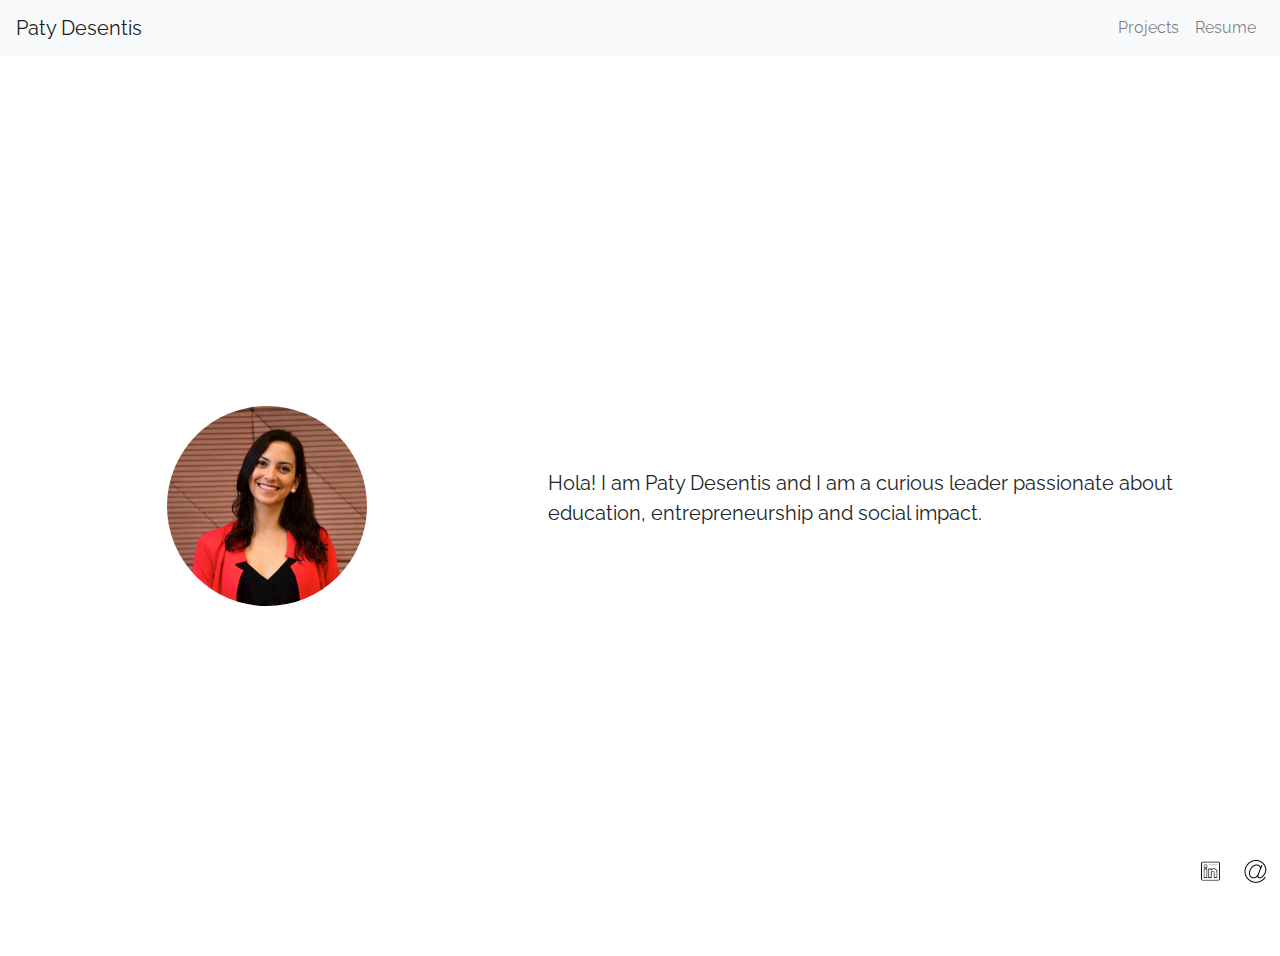
<file: index.html>
<!DOCTYPE html>
<html>
	<head>
		<title>Paty Desentis</title>
		<meta name="viewport" content="width=device-width, initial-scale=1">
		<link rel="stylesheet" href="https://maxcdn.bootstrapcdn.com/bootstrap/4.4.1/css/bootstrap.min.css">
		<link rel="stylesheet" type="text/css" href="index.css">
		<link href="https://fonts.googleapis.com/css?family=Raleway|Montserrat" rel="stylesheet">
		<script src="https://ajax.googleapis.com/ajax/libs/jquery/3.4.1/jquery.min.js"></script>
		<script src="https://cdnjs.cloudflare.com/ajax/libs/popper.js/1.16.0/umd/popper.min.js"></script>
		<script src="https://maxcdn.bootstrapcdn.com/bootstrap/4.4.1/js/bootstrap.min.js"></script>
	</head>

	<body>
		<!-- Navbar -->
		<nav class="navbar navbar-expand-sm navbar-light bg-light">
			<a class="navbar-brand" href="index.html">Paty Desentis</a>
			<button class="navbar-toggler" type="button" data-toggle="collapse" data-target="#collapsibleNavbar">
				<span class="navbar-toggler-icon"></span>
			</button>
			<div class="collapse navbar-collapse" id="collapsibleNavbar">
				<ul class="navbar-nav ml-auto">
					<li class="nav-item">
						<a class="nav-link" href="projects.html">Projects</a>
					</li>
					<li class="nav-item">
						<a class="nav-link" href="resume.pdf">Resume</a>
					</li>
					<!-- <li class="nav-item">
						<a class="nav-link" href="index.html">About</a>
					</li> -->
				</ul>
			</div>
		</nav>

		<!-- Description -->
		<div class="container-fluid h-100">
			<div class="row h-100" id="main-content">
				<div class="col-5" id="left">
					<img class="profile-picture" src="img/profile.jpg" width="200"/>
				</div>
				<div class="col-7" id="right">
					<div>
						<!-- <h1 class="name">Paty Desentis</h1>	 -->	
						<p class="description">Hola! I am Paty Desentis and I am a curious leader passionate about education, entrepreneurship and social impact.
						</p>
					</div>
					
				</div>
			</div>
		</div>

		<!-- Footer -->
		<div class="footer">
			<ul class="social-links">
				<li><a href="https://www.linkedin.com/in/patricia-desentis/" target="_blank"><img class="social-links-pics" src="img/linkedinblack.png"/></a></li>

				<li><a href="mailto:patriciadesentis@gmail.com" target="_top"><img class="social-links-pics" src="img/mail.png"/></a></li>
			</ul>
		</div>
	</body>
</html>
</file>
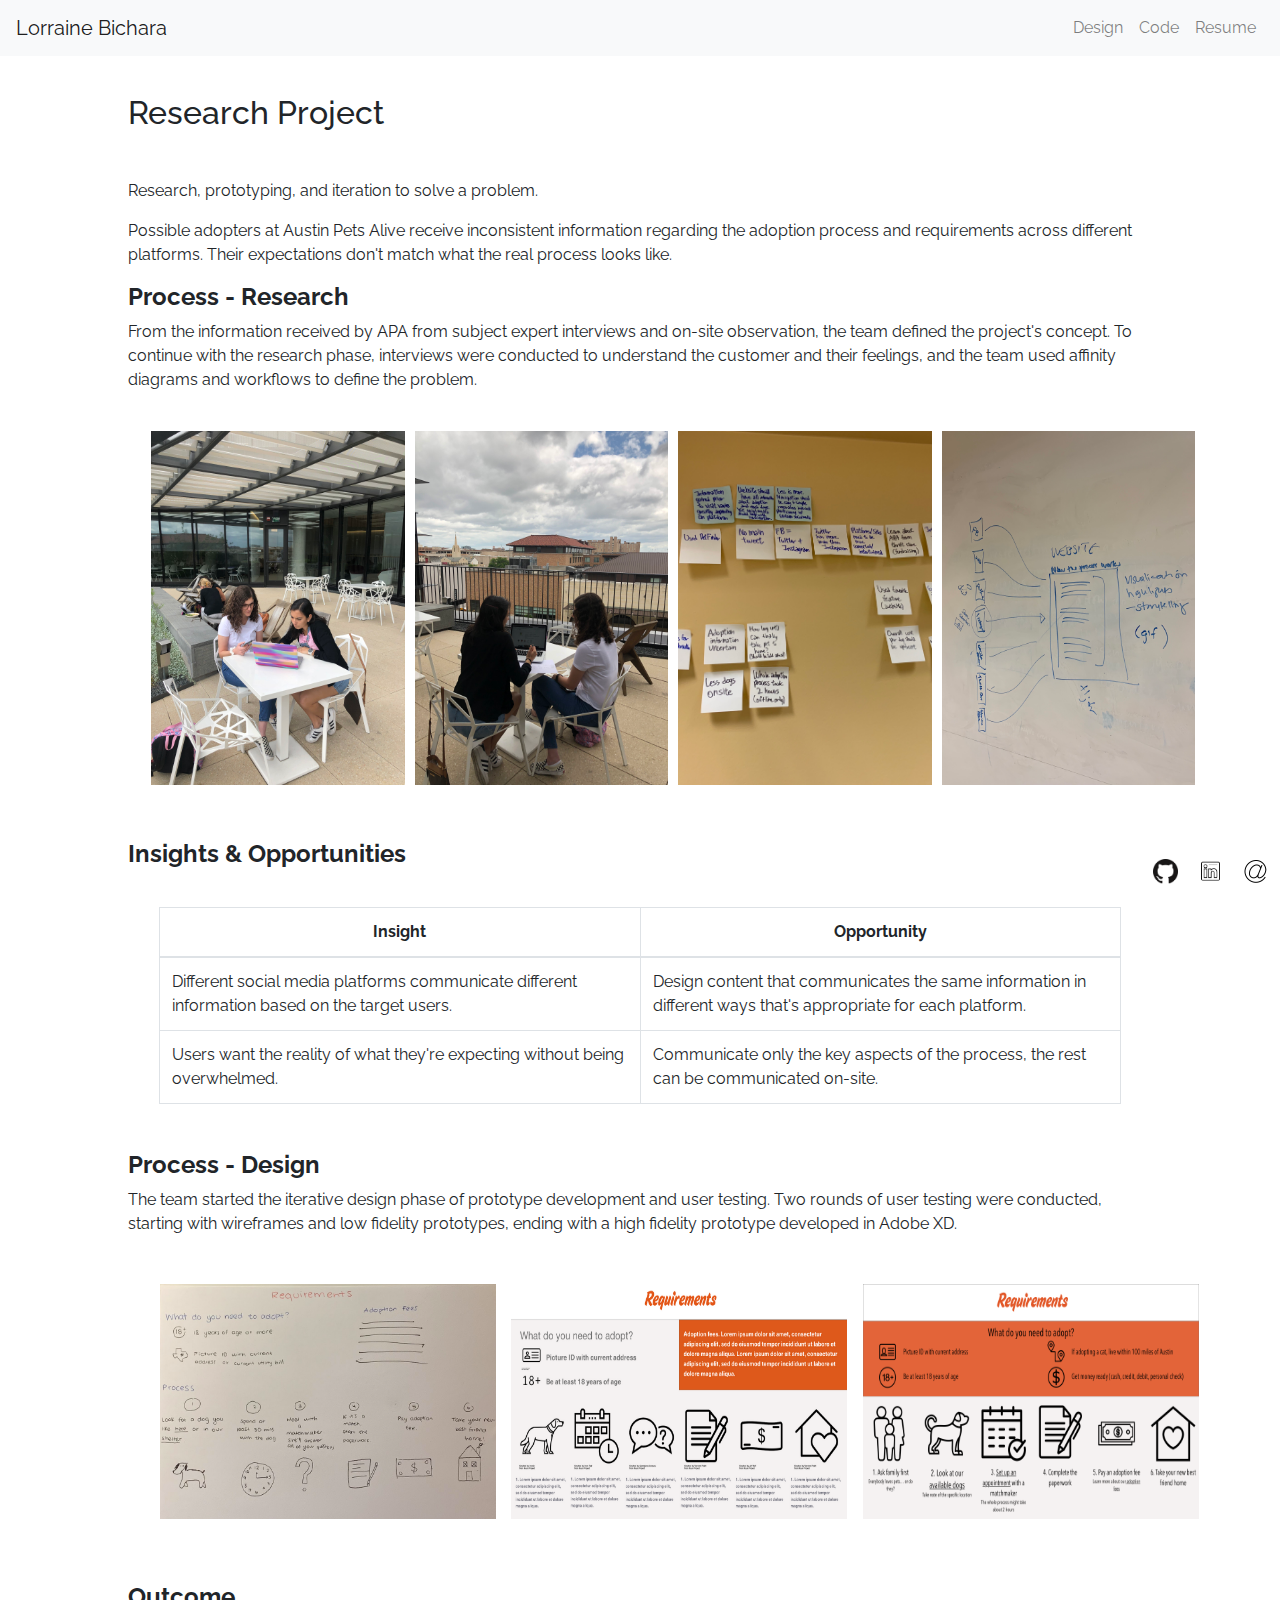
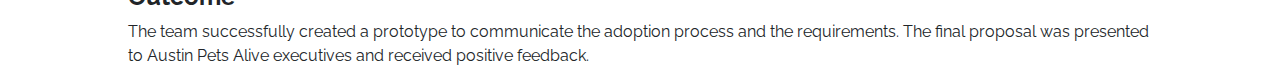
<file: apa.html>
<!DOCTYPE html>
<html>
	<head>
		<title>Lorraine Bichara</title>
		<meta name="viewport" content="width=device-width, initial-scale=1">
		<meta name="viewport" content="width=device-width, initial-scale=1">
		<link rel="stylesheet" href="https://maxcdn.bootstrapcdn.com/bootstrap/4.4.1/css/bootstrap.min.css">
		<link rel="stylesheet" type="text/css" href="index.css">
		<link href="https://fonts.googleapis.com/css?family=Raleway|Montserrat" rel="stylesheet">
		<script src="https://ajax.googleapis.com/ajax/libs/jquery/3.4.1/jquery.min.js"></script>
  		<script src="https://cdnjs.cloudflare.com/ajax/libs/popper.js/1.16.0/umd/popper.min.js"></script>
  		<script src="https://maxcdn.bootstrapcdn.com/bootstrap/4.4.1/js/bootstrap.min.js"></script>
	</head>

	<body>
		<!-- Navbar -->
		<nav class="navbar navbar-expand-sm navbar-light bg-light">
			<a class="navbar-brand" href="index.html">Lorraine Bichara</a>
	        <button class="navbar-toggler" type="button" data-toggle="collapse" data-target="#collapsibleNavbar">
	            <span class="navbar-toggler-icon"></span>
	        </button>
	        <div class="collapse navbar-collapse" id="collapsibleNavbar">
				<ul class="navbar-nav ml-auto">
					<li class="nav-item">
						<a class="nav-link" href="design.html">Design</a>
					</li>
					<li class="nav-item">
						<a class="nav-link" href="code.html">Code</a>
					</li>
					<li class="nav-item">
						<a class="nav-link" href="resume.pdf">Resume</a>
					</li>
					<!-- <li class="nav-item">
						<a class="nav-link" href="index.html">About</a>
					</li> -->
				</ul>
			</div>
		</nav>

		<h2 class="project-title">Research Project</h2>
		<div class="content">
			<p>Research, prototyping, and iteration to solve a problem.</p>

			<!-- <h4 class="subtitle">Problem</h4> -->
			<p>
				Possible adopters at Austin Pets Alive receive inconsistent information regarding the adoption process and requirements across different platforms. Their expectations don't match what the real process looks like.
			</p>

			<h4 class="subtitle">Process - Research</h4>
			<div>
				<p>
					From the information received by APA from subject expert interviews and on-site observation, the team defined the project's concept.

					To continue with the research phase, interviews were conducted to understand the customer and their feelings, and the team used affinity diagrams and workflows to define the problem.
				</p>

				<div class="row">
					<div class="col-lg-3 col-md-3 col-xs-3 thumb pictures">
						<img class="img-responsive vertical-pic" src="img/apa/apa1.jpg" alt="">
					</div>
					<div class="col-lg-3 col-md-3 col-xs-3 thumb pictures">
						<img class="img-responsive vertical-pic" src="img/apa/apa2.jpg" alt="">
					</div>
					<div class="col-lg-3 col-md-3 col-xs-3 thumb pictures">
						<img class="img-responsive vertical-pic" src="img/apa/apa5.jpg" alt="">
					</div>
					<div class="col-lg-3 col-md-3 col-xs-3 thumb pictures">
						<img class="img-responsive vertical-pic" src="img/apa/apa4.jpg" alt="">
					</div>
				</div>
			</div>
			<h4 class="subtitle">Insights & Opportunities</h4>
			<div>
				<div class="container apa-table">        
					<table class="table table-bordered">
						<thead>
							<tr>
								<th class="insights-table">Insight</th>
								<th class="insights-table">Opportunity</th>
							</tr>
						</thead>
						<tbody>
							<tr>
								<td>Different social media platforms communicate different information based on the target users.</td>
								<td>Design content that communicates the same information in different ways that's appropriate for each platform.</td>
							</tr>
							<tr>
								<td>Users want the reality of what they're expecting without being overwhelmed.</td>
								<td>Communicate only the key aspects of the process, the rest can be communicated on-site.</td>
							</tr>
						</tbody>
					</table>
				</div>
			</div>

			<h4 class="subtitle">Process - Design</h4>

			<div>
				<p>
					The team started the iterative design phase of prototype development and user testing. Two rounds of user testing were conducted, starting with wireframes and low fidelity prototypes, ending with a high fidelity prototype developed in Adobe XD.
				</p>

				<div class="row">
					<div class="col-lg-4 col-md-4 col-xs-4 thumb pictures">
						<img class="img-responsive pic" src="img/apa/apa11.png" alt="">
					</div>
					<div class="col-lg-4 col-md-4 col-xs-4 thumb pictures">
						<img class="img-responsive pic" src="img/apa/apa12.png" alt="">
					</div>
					<div class="col-lg-4 col-md-4 col-xs-4 thumb pictures">
						<img class="img-responsive pic" src="img/apa/apa13.png" alt="">
					</div>
				</div>
			</div>

			<!-- <div class="row">
				<div class="col-lg-4 col-md-4 col-xs-4 thumb pictures">
					<a class="thumbnail" href="#">
						<img class="img-responsive mobile-pic" src="img/apa/apa14.png" alt="">
					</a>
				</div>
				<div class="col-lg-4 col-md-4 col-xs-4 thumb pictures">
					<a class="thumbnail" href="#">
						<img class="img-responsive mobile-pic" src="img/apa/apa15.png" alt="">
					</a>
				</div>
				<div class="col-lg-4 col-md-4 col-xs-4 thumb pictures">
					<a class="thumbnail" href="#">
						<img class="img-responsive mobile-pic" src="img/apa/apa16.png" alt="">
					</a>
				</div>
			</div> -->

			<h4 class="subtitle">Outcome</h4>
			<div>
				<p>
					The team successfully created a prototype to communicate the adoption process and the requirements.

					The final proposal was presented to Austin Pets Alive executives and received positive feedback.
				</p>
			</div>

		</div>

		<!-- Footer -->
		<div class="footer">
			<ul class="social-links">
				<li><a href="https://github.com/lorbichara" target="_blank"><img class="social-links-pics" src="img/github.png"/></a></li>

				<li><a href="https://www.linkedin.com/in/lorbichara" target="_blank"><img class="social-links-pics" src="img/linkedinblack.png"/></a></li>

				<li><a href="mailto:lorbichara@gmail.com" target="_top"><img class="social-links-pics" src="img/mail.png"/></a></li>
			</ul>
		</div>
	</body>
</html>
</file>
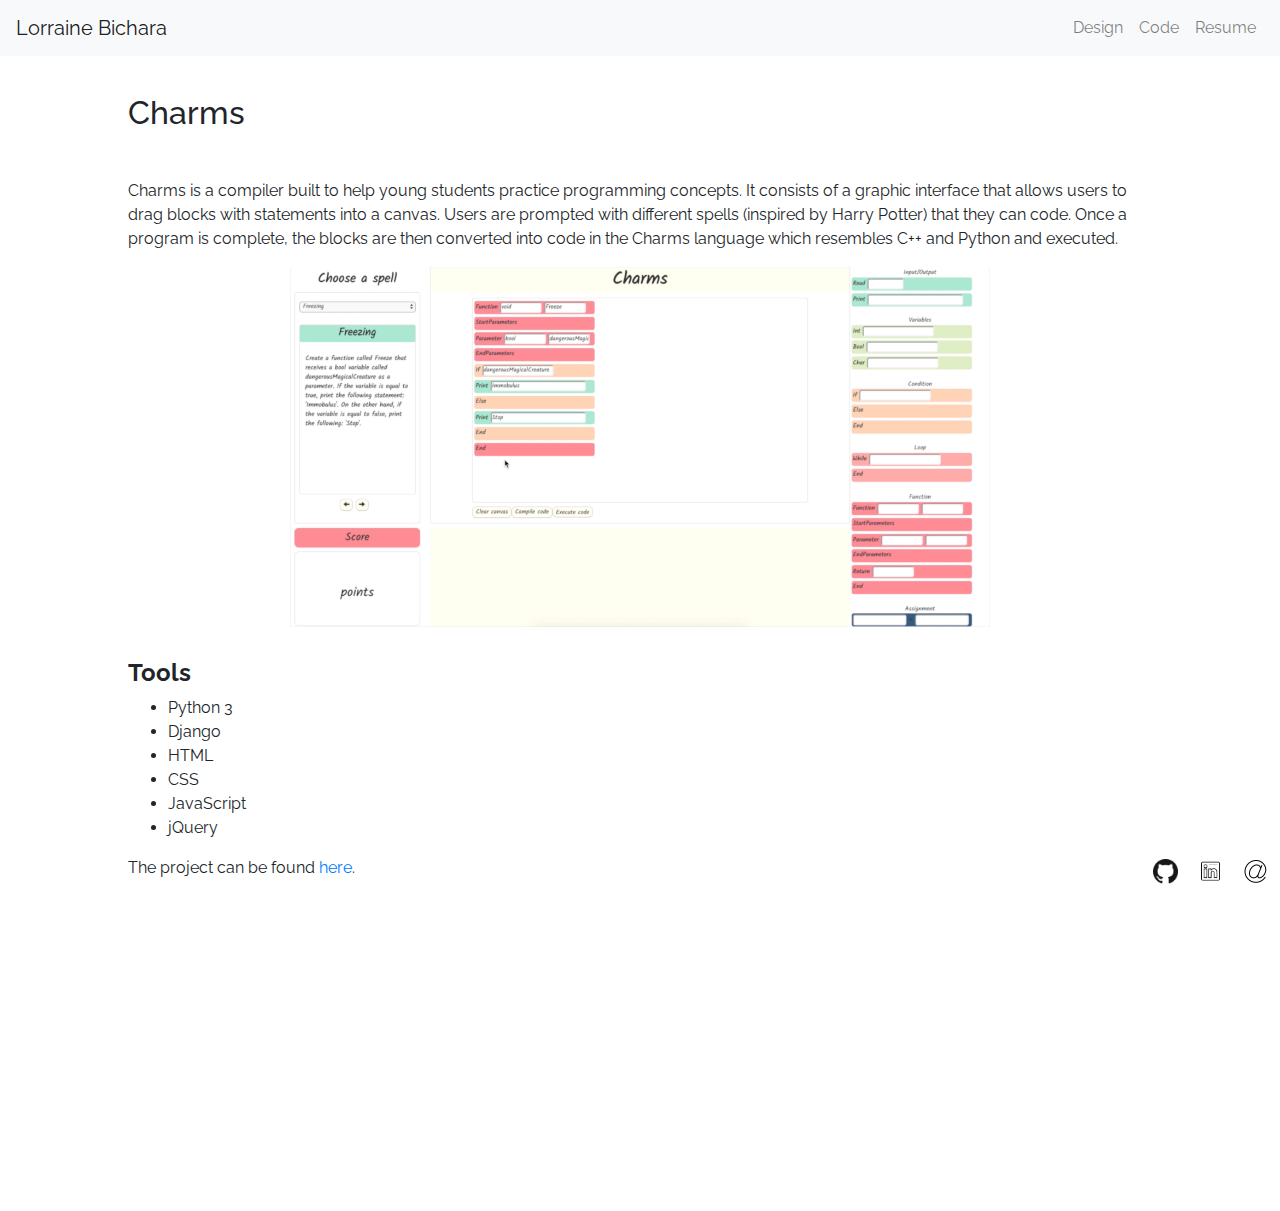
<file: charms.html>
<!DOCTYPE html>
<html>
	<head>
		<title>Lorraine Bichara</title>
		<meta name="viewport" content="width=device-width, initial-scale=1">
		<meta name="viewport" content="width=device-width, initial-scale=1">
		<link rel="stylesheet" href="https://maxcdn.bootstrapcdn.com/bootstrap/4.4.1/css/bootstrap.min.css">
		<link rel="stylesheet" type="text/css" href="index.css">
		<link href="https://fonts.googleapis.com/css?family=Raleway|Montserrat" rel="stylesheet">
		<script src="https://ajax.googleapis.com/ajax/libs/jquery/3.4.1/jquery.min.js"></script>
  		<script src="https://cdnjs.cloudflare.com/ajax/libs/popper.js/1.16.0/umd/popper.min.js"></script>
  		<script src="https://maxcdn.bootstrapcdn.com/bootstrap/4.4.1/js/bootstrap.min.js"></script>
	</head>

	<body>
		<!-- Navbar -->
		<nav class="navbar navbar-expand-sm navbar-light bg-light">
			<a class="navbar-brand" href="index.html">Lorraine Bichara</a>
	        <button class="navbar-toggler" type="button" data-toggle="collapse" data-target="#collapsibleNavbar">
	            <span class="navbar-toggler-icon"></span>
	        </button>
	        <div class="collapse navbar-collapse" id="collapsibleNavbar">
				<ul class="navbar-nav ml-auto">
					<li class="nav-item">
						<a class="nav-link" href="design.html">Design</a>
					</li>
					<li class="nav-item">
						<a class="nav-link" href="code.html">Code</a>
					</li>
					<li class="nav-item">
						<a class="nav-link" href="resume.pdf">Resume</a>
					</li>
					<!-- <li class="nav-item">
						<a class="nav-link" href="index.html">About</a>
					</li> -->
				</ul>
			</div>
		</nav>

		<h2 class="project-title">Charms</h2>
		<div class="content">
			<p>
				Charms is a compiler built to help young students practice programming concepts. It consists of a graphic interface that allows users to drag blocks with statements into a canvas. Users are prompted with different spells (inspired by Harry Potter) that they can code. Once a program is complete, the blocks are then converted into code in the Charms language which resembles C++ and Python and executed.
			</p>

			<div class="row">
					<div class="col-lg-12 col-md-12 col-xs-12 thumb pictures">
							<img class="img-responsive single-pic" src="img/code/charms.png" alt="">
					</div>
			</div>

			<h4 class="subtitle">Tools</h4>
			<ul>
				<li>Python 3</li>
				<li>Django</li>
				<li>HTML</li>
				<li>CSS</li>
				<li>JavaScript</li>
				<li>jQuery</li>
			</ul>

			<p>
				The project can be found <a href="https://github.com/lorbichara/Charms" target="_blank">here</a>.
			</p>

			<iframe width="560" height="315" src="https://www.youtube.com/embed/9Q8hNhIYtjk" frameborder="0" allow="accelerometer; autoplay; encrypted-media; gyroscope; picture-in-picture" class="video" allowfullscreen></iframe>
		</div>



		<!-- Footer -->
		<div class="footer">
			<ul class="social-links">
				<li><a href="https://github.com/lorbichara" target="_blank"><img class="social-links-pics" src="img/github.png"/></a></li>

				<li><a href="https://www.linkedin.com/in/lorbichara" target="_blank"><img class="social-links-pics" src="img/linkedinblack.png"/></a></li>

				<li><a href="mailto:lorbichara@gmail.com" target="_top"><img class="social-links-pics" src="img/mail.png"/></a></li>
			</ul>
		</div>
	</body>
</html>
</file>
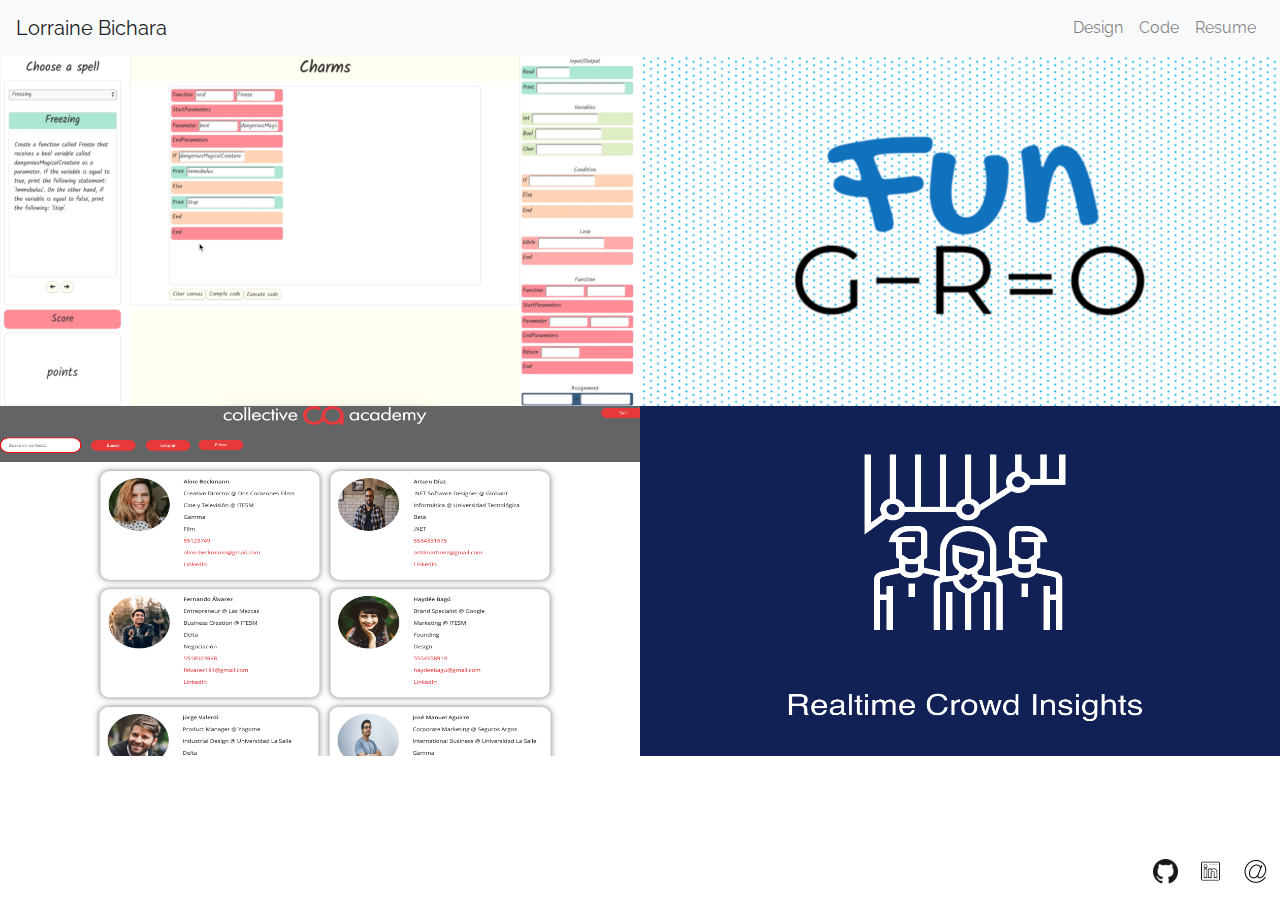
<file: code.html>
<!DOCTYPE html>
<html>
	<head>
		<title>Lorraine Bichara</title>
		<meta name="viewport" content="width=device-width, initial-scale=1">

		<!-- Stylesheets -->
		<link rel="stylesheet" href="css/creative.css" type="text/css">
		<link rel="stylesheet" href="https://maxcdn.bootstrapcdn.com/bootstrap/4.4.1/css/bootstrap.min.css">
		<link rel="stylesheet" type="text/css" href="index.css">

		<!-- Fonts -->
		<link href="https://fonts.googleapis.com/css?family=Raleway|Montserrat" rel="stylesheet">

		<!-- Scripts -->
		<script src="https://ajax.googleapis.com/ajax/libs/jquery/3.4.1/jquery.min.js"></script>
  		<script src="https://cdnjs.cloudflare.com/ajax/libs/popper.js/1.16.0/umd/popper.min.js"></script>
  		<script src="https://maxcdn.bootstrapcdn.com/bootstrap/4.4.1/js/bootstrap.min.js"></script>
	</head>

	<body>
		<!-- Navbar -->
		<nav class="navbar navbar-expand-sm navbar-light bg-light">
			<a class="navbar-brand" href="index.html">Lorraine Bichara</a>
	        <button class="navbar-toggler" type="button" data-toggle="collapse" data-target="#collapsibleNavbar">
	            <span class="navbar-toggler-icon"></span>
	        </button>
	        <div class="collapse navbar-collapse" id="collapsibleNavbar">
				<ul class="navbar-nav ml-auto">
					<li class="nav-item">
						<a class="nav-link" href="design.html">Design</a>
					</li>
					<li class="nav-item">
						<a class="nav-link" href="code.html">Code</a>
					</li>
					<li class="nav-item">
						<a class="nav-link" href="resume.pdf">Resume</a>
					</li>
					<!-- <li class="nav-item">
						<a class="nav-link" href="index.html">About</a>
					</li> -->
				</ul>
			</div>
		</nav>

		<!-- Portfolio -->
		<section class="no-padding" id="portfolio">
			<div class="container-fluid">
				<div class="row no-gutter">
					<div class="col-lg-6 col-sm-8">
						<a class="portfolio-box" href="charms.html">
							<img src= "img/code/charms.png" class= "img-responsive img-grid" alt="">
							<div class="portfolio-box-caption">
								<div class="portfolio-box-caption-content">
									<div class="project-category text-faded">
										Compiler
									</div>
									<div class="project-name">
										Charms
									</div>
								</div>
							</div>
						</a>
					</div>

					<div class="col-lg-6 col-sm-8">
						<a class="portfolio-box" href="fungro.html">
							<img src= "img/code/fungro-title.png" class= "img-responsive img-grid" alt="">
							<div class="portfolio-box-caption">
								<div class="portfolio-box-caption-content">
									<div class="project-category text-faded">
										Mobile App
									</div>
									<div class="project-name">
										FunGro
									</div>
								</div>
							</div>
						</a>
					</div>

					<div class="col-lg-6 col-sm-8">
						<a class="portfolio-box" href="collective.html">
							<img src= "img/code/collective1.png" class= "img-responsive img-grid" alt="">
							<div class="portfolio-box-caption">
								<div class="portfolio-box-caption-content">
									<div class="project-category text-faded">
										Web App
									</div>
									<div class="project-name">
										Collective Academy Directory
									</div>
								</div>
							</div>
						</a>
					</div>

					<div class="col-lg-6 col-sm-8">
						<a class="portfolio-box" href="realtime.html">
							<img src= "img/code/realtime/realtime-title.png" class= "img-responsive img-grid" alt="">
							<div class="portfolio-box-caption">
								<div class="portfolio-box-caption-content">
									<div class="project-category text-faded">
										Mobile App
									</div>
									<div class="project-name">
										Realtime Crowd Insights
									</div>
								</div>
							</div>
						</a>
					</div>
				</div>
			</div>
		</section>

		<!-- Footer -->
		<div class="footer">
			<ul class="social-links">
				<li><a href="https://github.com/lorbichara" target="_blank"><img class="social-links-pics" src="img/github.png"/></a></li>

				<li><a href="https://www.linkedin.com/in/lorbichara" target="_blank"><img class="social-links-pics" src="img/linkedinblack.png"/></a></li>

				<li><a href="mailto:lorbichara@gmail.com" target="_top"><img class="social-links-pics" src="img/mail.png"/></a></li>
			</ul>
		</div>
	</body>
</html>
</file>
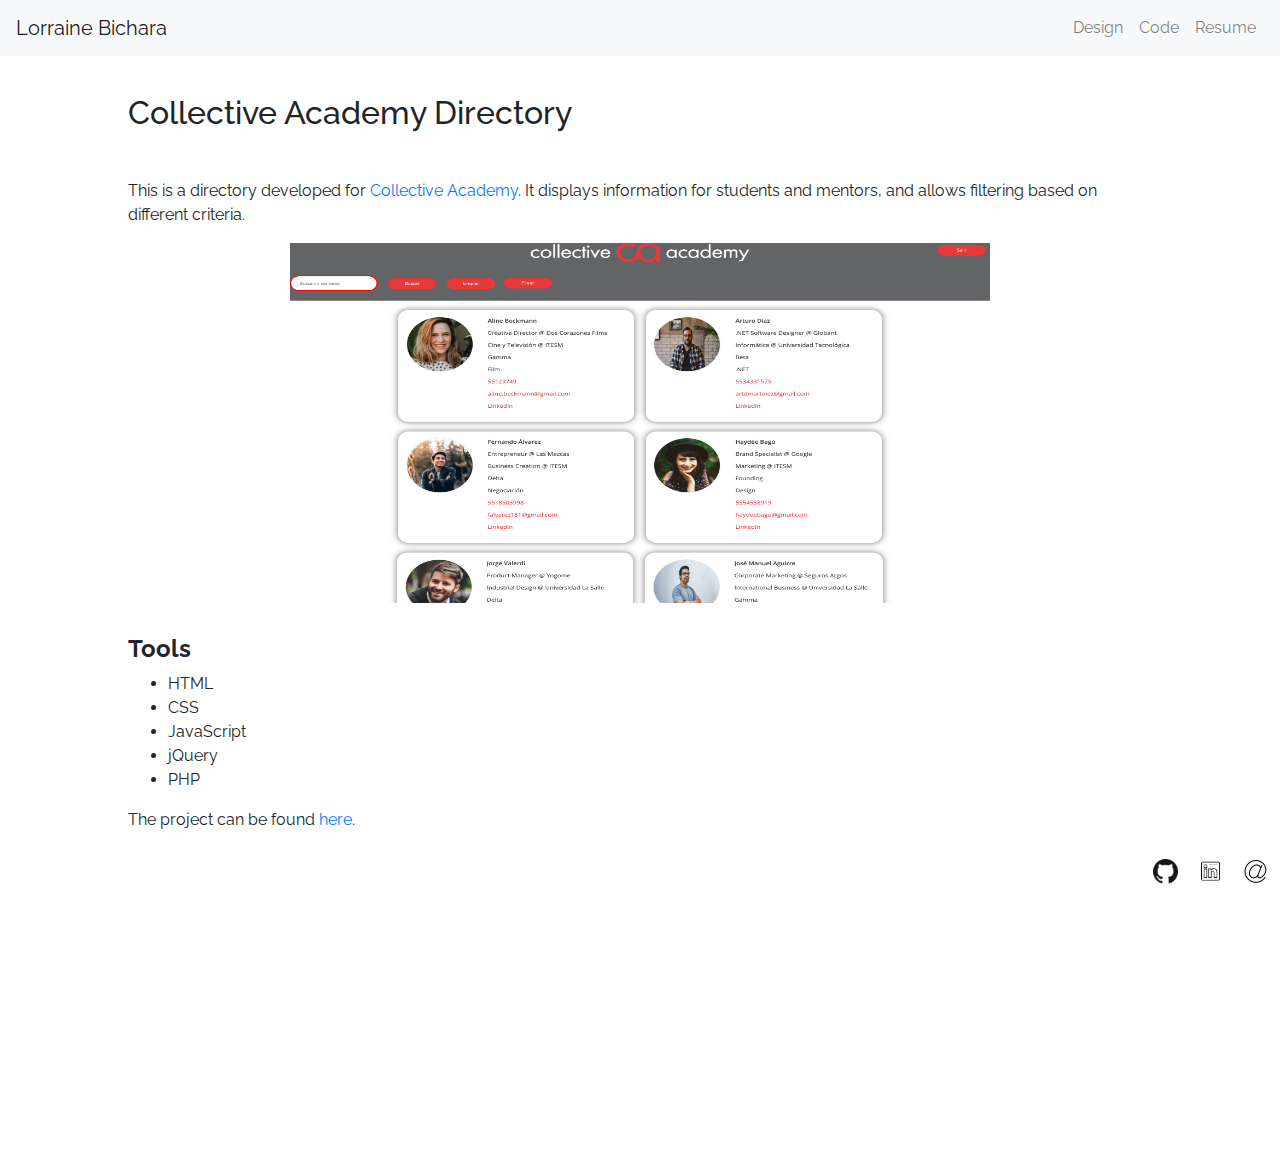
<file: collective.html>
<!DOCTYPE html>
<html>
	<head>
		<title>Lorraine Bichara</title>
		<meta name="viewport" content="width=device-width, initial-scale=1">
		<meta name="viewport" content="width=device-width, initial-scale=1">
		<link rel="stylesheet" href="https://maxcdn.bootstrapcdn.com/bootstrap/4.4.1/css/bootstrap.min.css">
		<link rel="stylesheet" type="text/css" href="index.css">
		<link href="https://fonts.googleapis.com/css?family=Raleway|Montserrat" rel="stylesheet">
		<script src="https://ajax.googleapis.com/ajax/libs/jquery/3.4.1/jquery.min.js"></script>
  		<script src="https://cdnjs.cloudflare.com/ajax/libs/popper.js/1.16.0/umd/popper.min.js"></script>
  		<script src="https://maxcdn.bootstrapcdn.com/bootstrap/4.4.1/js/bootstrap.min.js"></script>
	</head>

	<body>
		<!-- Navbar -->
		<nav class="navbar navbar-expand-sm navbar-light bg-light">
			<a class="navbar-brand" href="index.html">Lorraine Bichara</a>
	        <button class="navbar-toggler" type="button" data-toggle="collapse" data-target="#collapsibleNavbar">
	            <span class="navbar-toggler-icon"></span>
	        </button>
	        <div class="collapse navbar-collapse" id="collapsibleNavbar">
				<ul class="navbar-nav ml-auto">
					<li class="nav-item">
						<a class="nav-link" href="design.html">Design</a>
					</li>
					<li class="nav-item">
						<a class="nav-link" href="code.html">Code</a>
					</li>
					<li class="nav-item">
						<a class="nav-link" href="resume.pdf">Resume</a>
					</li>
					<!-- <li class="nav-item">
						<a class="nav-link" href="index.html">About</a>
					</li> -->
				</ul>
			</div>
		</nav>

		<h2 class="project-title">Collective Academy Directory</h2>
		<div class="content">
			<p>
				This is a directory developed for <a href="https://collectiveacademy.co/" target="_blank">Collective Academy</a>. It displays information for students and mentors, and allows filtering based on different criteria.
			</p>

			<div class="row">
					<div class="col-lg-12 col-md-12 col-xs-12 thumb pictures">
						<img class="img-responsive single-pic" src="img/code/collective1.png" alt="">
					</div>
			</div>

			<h4 class="subtitle">Tools</h4>
			<ul>
				<li>HTML</li>
				<li>CSS</li>
				<li>JavaScript</li>
				<li>jQuery</li>
				<li>PHP</li>
			</ul>

			<p>
				The project can be found <a href="https://github.com/lorbichara/Collective-Academy-Directory" target="_blank">here</a>.
			</p>

			<iframe width="560" height="315" src="https://www.youtube.com/embed/B4uzfyHO2bU" frameborder="0" allow="accelerometer; autoplay; encrypted-media; gyroscope; picture-in-picture" allowfullscreen class="video"></iframe>

		</div>

		<!-- Footer -->
		<div class="footer">
			<ul class="social-links">
				<li><a href="https://github.com/lorbichara" target="_blank"><img class="social-links-pics" src="img/github.png"/></a></li>

				<li><a href="https://www.linkedin.com/in/lorbichara" target="_blank"><img class="social-links-pics" src="img/linkedinblack.png"/></a></li>

				<li><a href="mailto:lorbichara@gmail.com" target="_top"><img class="social-links-pics" src="img/mail.png"/></a></li>
			</ul>
		</div>
	</body>
</html>
</file>
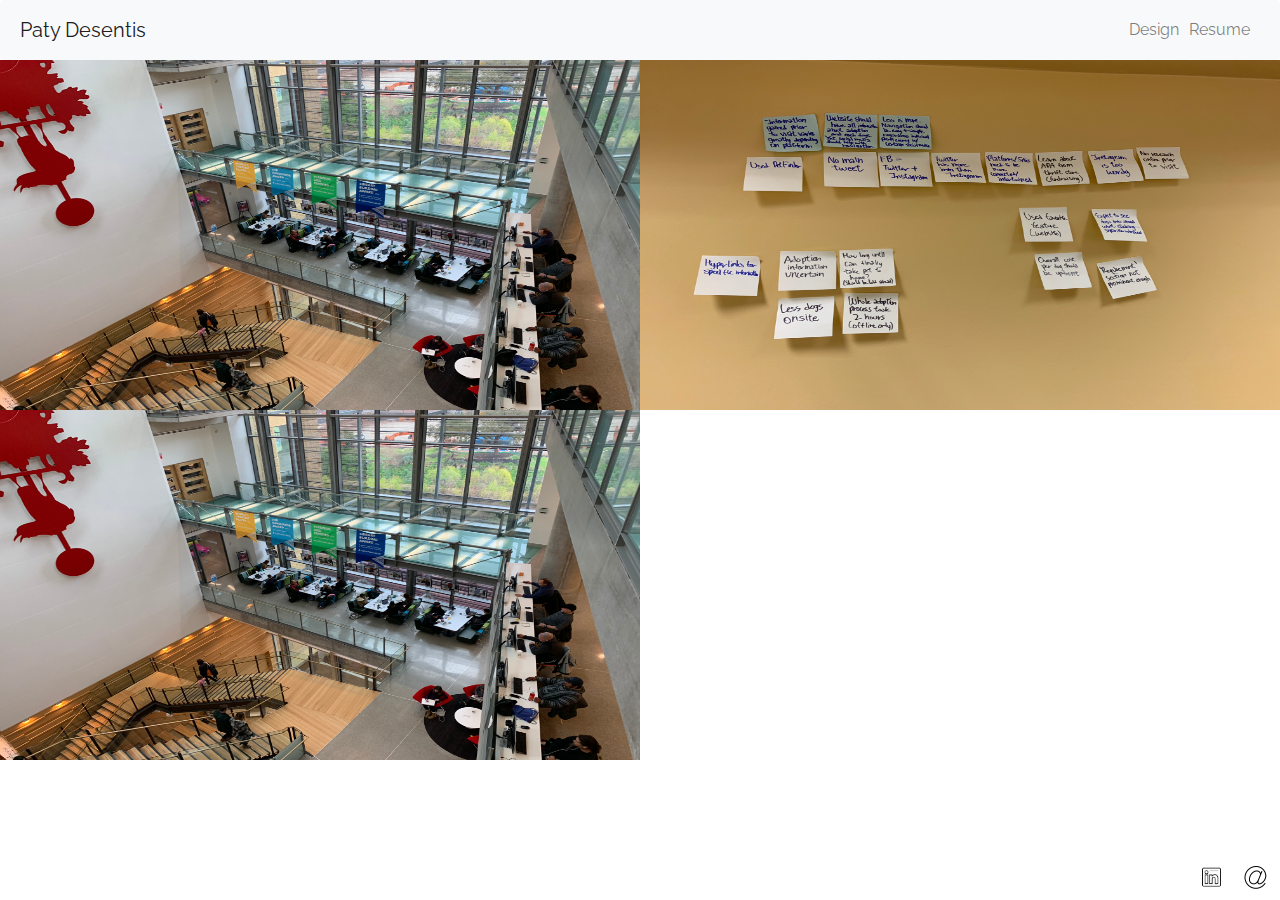
<file: design.html>
<!DOCTYPE html>
<html>
	<head>
		<title>Paty Desentis</title>
		<meta name="viewport" content="width=device-width, initial-scale=1">

		<!-- Stylesheets -->
		<link rel="stylesheet" href="css/creative.css" type="text/css">
		<link rel="stylesheet" href="css/bootstrap.css" type="text/css">
		<link rel="stylesheet" href="https://maxcdn.bootstrapcdn.com/bootstrap/4.4.1/css/bootstrap.min.css">
		<link rel="stylesheet" type="text/css" href="index.css">

		<!-- Fonts -->
		<link href="https://fonts.googleapis.com/css?family=Raleway|Montserrat" rel="stylesheet">

		<!-- Scripts -->
		<script src="https://ajax.googleapis.com/ajax/libs/jquery/3.4.1/jquery.min.js"></script>
  		<script src="https://cdnjs.cloudflare.com/ajax/libs/popper.js/1.16.0/umd/popper.min.js"></script>
  		<script src="https://maxcdn.bootstrapcdn.com/bootstrap/4.4.1/js/bootstrap.min.js"></script>
	</head>

	<body>
		<!-- Navbar -->
		<nav class="navbar navbar-expand-sm navbar-light bg-light">
			<a class="navbar-brand navbar-name" href="index.html">Paty Desentis</a>
	        <button class="navbar-toggler btn-navbar" type="button" data-toggle="collapse" data-target="#collapsibleNavbar">
	            <span class="navbar-toggler-icon"></span>
	        </button>
	        <div class="collapse navbar-collapse" id="collapsibleNavbar">
				<ul class="navbar-nav ml-auto">
					<li class="nav-item">
						<a class="nav-link" href="design.html">Design</a>
					</li>
					<li class="nav-item">
						<a class="nav-link" href="resume.pdf">Resume</a>
					</li>
					<!-- <li class="nav-item">
						<a class="nav-link" href="index.html">About</a>
					</li> -->
				</ul>
			</div>
		</nav>

		<!-- Portfolio -->
		<section class="no-padding" id="portfolio">
			<div class="container-fluid">
				<div class="row no-gutter">
					<div class="col-lg-6 col-sm-8">
						<a class="portfolio-box" href="ruralhospital.html">
							<img src= "img/design/apl.jpg" class= "img-responsive img-grid" alt="">
	                        <div class="portfolio-box-caption">
	                            <div class="portfolio-box-caption-content">
	                                <div class="project-category text-faded">
	                                    Rural Hospital in Mexico
	                                </div>
	                                <div class="project-name">
	                                    Strategic Design Project
	                                </div>
	                            </div>
	                        </div>
						</a>
					</div>

					<div class="col-lg-6 col-sm-8">
						<a class="portfolio-box" href="edtech.html">
							<img src= "img/design/apa.jpg" class= "img-responsive img-grid" alt="">
	                        <div class="portfolio-box-caption">
	                            <div class="portfolio-box-caption-content">
	                                <div class="project-category text-faded">
	                                    EdTech Soft Skills Project
	                                </div>
	                                <div class="project-name">
	                                    Research + Prototyping Project
	                                </div>
	                            </div>
	                        </div>
						</a>
					</div>

					<div class="col-lg-6 col-sm-8">
						<a class="portfolio-box" href="microschools.html">
							<img src= "img/design/apl.jpg" class= "img-responsive img-grid" alt="">
	                        <div class="portfolio-box-caption">
	                            <div class="portfolio-box-caption-content">
	                                <div class="project-category text-faded">
	                                    Yourney's Microschool Expansion
	                                </div>
	                                <div class="project-name">
	                                    Business Strategy Project
	                                </div>
	                            </div>
	                        </div>
						</a>
					</div>
				</div>
			</div>
		</section>

		<!-- Footer -->
		<div class="footer">
			<ul class="social-links">
				<li><a href="https://www.linkedin.com/in/patricia-desentis/" target="_blank"><img class="social-links-pics" src="img/linkedinblack.png"/></a></li>

				<li><a href="mailto:patriciadesentis@gmail.com" target="_top"><img class="social-links-pics" src="img/mail.png"/></a></li>
			</ul>
		</div>
	</body>
</html>
</file>
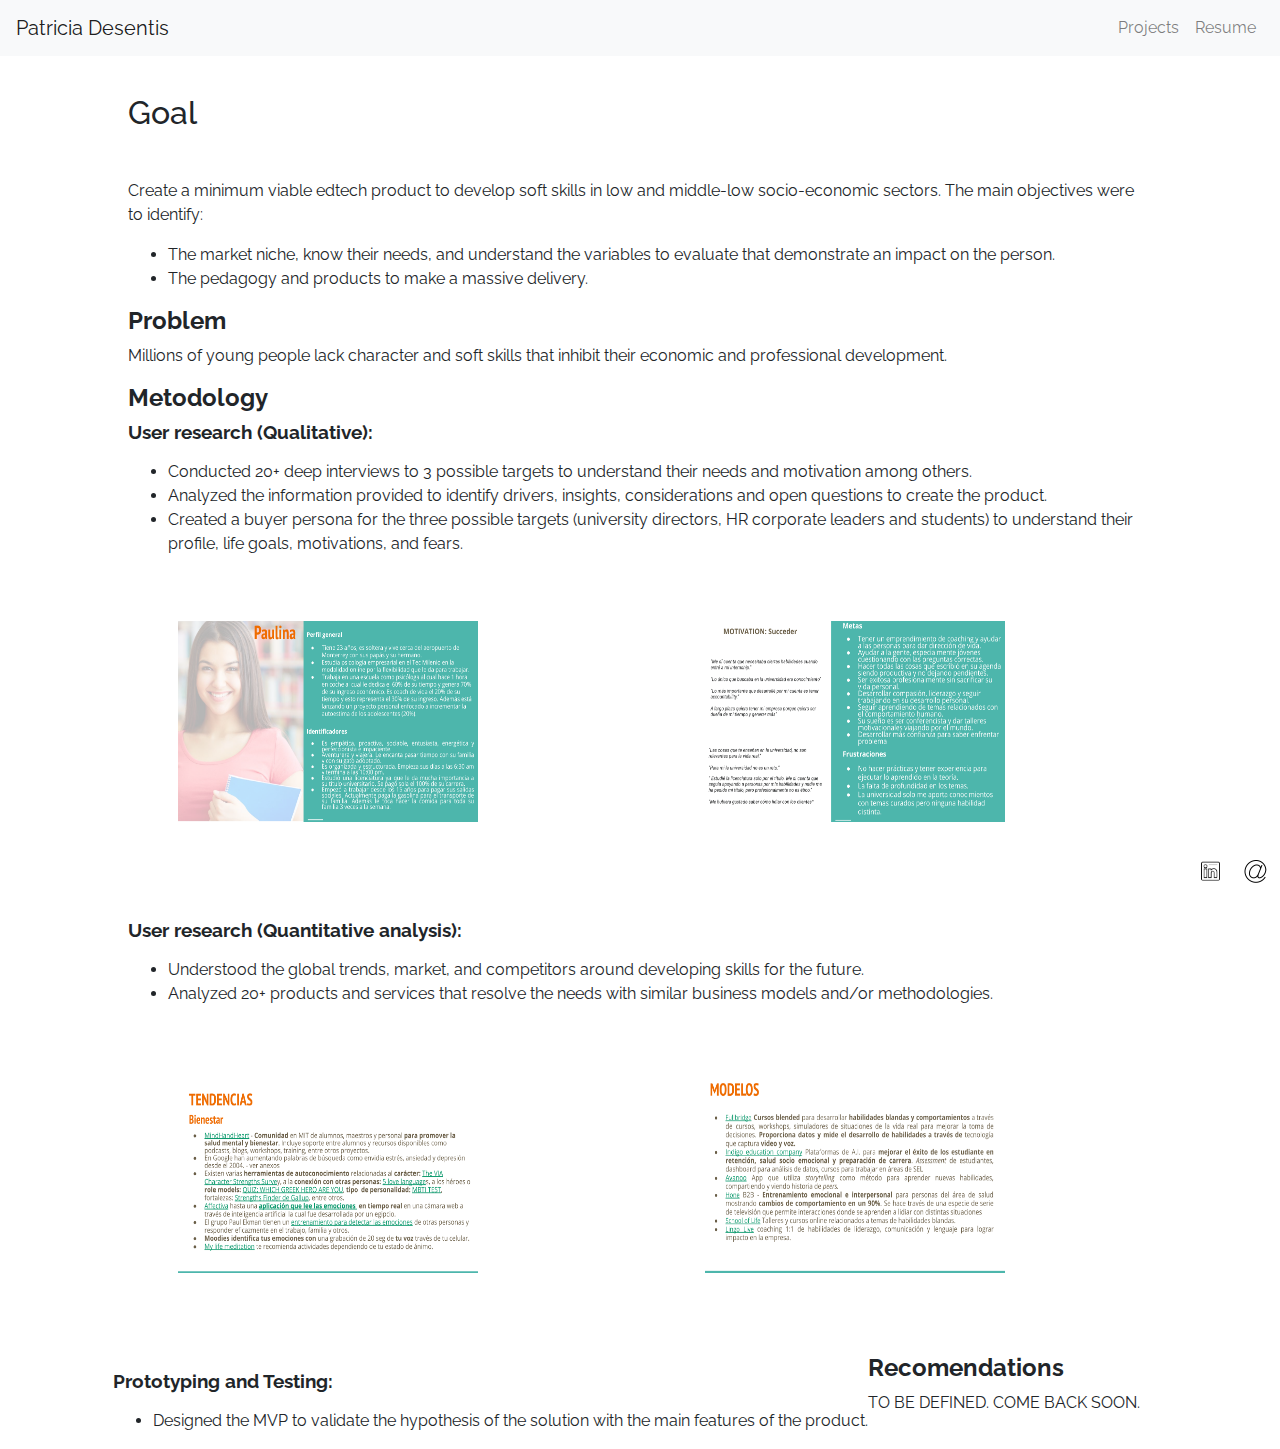
<file: edtech.html>
<!DOCTYPE html>
<html>
	<head>
		<title>Patricia Desentis</title>
		<meta name="viewport" content="width=device-width, initial-scale=1">
		<meta name="viewport" content="width=device-width, initial-scale=1">
		<link rel="stylesheet" href="https://maxcdn.bootstrapcdn.com/bootstrap/4.4.1/css/bootstrap.min.css">
		<link rel="stylesheet" type="text/css" href="index.css">
		<link href="https://fonts.googleapis.com/css?family=Raleway|Montserrat" rel="stylesheet">
		<script src="https://ajax.googleapis.com/ajax/libs/jquery/3.4.1/jquery.min.js"></script>
  		<script src="https://cdnjs.cloudflare.com/ajax/libs/popper.js/1.16.0/umd/popper.min.js"></script>
  		<script src="https://maxcdn.bootstrapcdn.com/bootstrap/4.4.1/js/bootstrap.min.js"></script>
	</head>

	<body>
		<!-- Navbar -->
		<nav class="navbar navbar-expand-sm navbar-light bg-light">
			<a class="navbar-brand" href="index.html">Patricia Desentis</a>
	        <button class="navbar-toggler" type="button" data-toggle="collapse" data-target="#collapsibleNavbar">
	            <span class="navbar-toggler-icon"></span>
	        </button>
	        <div class="collapse navbar-collapse" id="collapsibleNavbar">
				<ul class="navbar-nav ml-auto">
					<li class="nav-item">
						<a class="nav-link" href="projects.html">Projects</a>
					</li>
					<li class="nav-item">
						<a class="nav-link" href="resume.pdf">Resume</a>
					</li>
					<!-- <li class="nav-item">
						<a class="nav-link" href="index.html">About</a>
					</li> -->
				</ul>
			</div>
		</nav>

		<h2 class="project-title">Goal</h2>
		<div class="content">
			<p>Create a minimum viable edtech product to develop soft skills in low and middle-low socio-economic sectors. The main objectives were to identify:</p>
			
			<ul>
				<li>The market niche, know their needs, and understand the variables to evaluate that demonstrate an impact on the person.</li>
				<li>The pedagogy and products to make a massive delivery.</li>
									
			</ul>
			

			<h4 class="subtitle">Problem</h4>
			<p>Millions of young people lack character and soft skills that inhibit their economic and professional development.</p>

			<h4 class="subtitle">Metodology</h4>
			<div>
				<h6 class="section-subtitle">User research (Qualitative):</h6>
				<p>
	
					<ul>
						<li>Conducted 20+ deep interviews to 3 possible targets to understand their needs and motivation among others.</li>
						<li>Analyzed the information provided to identify drivers, insights, considerations and open questions to create the product.</li>
						<li>Created a buyer persona for the three possible targets (university directors, HR corporate leaders and students) to understand their profile, life goals, motivations, and fears.</li>
					
					</ul>
				<div class="row">
					
					<div class="col-lg-6 col-md-6 col-xs-6 thumb pictures">
						<img class="img-responsive pic" src="img/apl/apl7.jpg" alt="">
					</div>
					<div class="col-lg-6 col-md-6 col-xs-6 thumb pictures">
						<img class="img-responsive pic" src="img/apl/apl8.jpg" alt="">
					</div>
					
				</div>
				
				</p>
				<h6 class="section-subtitle">User research (Quantitative analysis):</h6>
				<p>
					
					<ul>
						<li>Understood the global trends, market, and competitors around developing skills for the future.</li>
						<li>Analyzed 20+ products and services that resolve the needs with similar business models and/or methodologies.</li>
			
					
					</ul>
				<div class="row">
					
					<div class="col-lg-6 col-md-6 col-xs-6 thumb pictures">
						<img class="img-responsive pic" src="img/apl/apl9.jpg" alt="">
					</div>
					<div class="col-lg-6 col-md-6 col-xs-6 thumb pictures">
						<img class="img-responsive pic" src="img/apl/apl10.jpg" alt="">
					</div>
					
				<div>	
			
				</p>
				<h6 class="section-subtitle">Prototyping and Testing:</h6>
				<p>
	
					<ul>
						<li>Designed the MVP to validate the hypothesis of the solution with the main features of the product.</li>
						
					</ul>
				
				</p>
	
				</div>

			<div>
				
				<h4 class="subtitle">Recomendations</h4>
					<p>
						TO BE DEFINED. COME BACK SOON.
					</p>
				
				</div>

		<!-- Footer -->
		<div class="footer">
			<ul class="social-links">

				<li><a href="https://www.linkedin.com/in/patricia-desentis" target="_blank"><img class="social-links-pics" src="img/linkedinblack.png"/></a></li>

				<li><a href="mailto:patriciadesentis@gmail.com" target="_top"><img class="social-links-pics" src="img/mail.png"/></a></li>
			</ul>
		</div>
	</body>
</html>
</file>
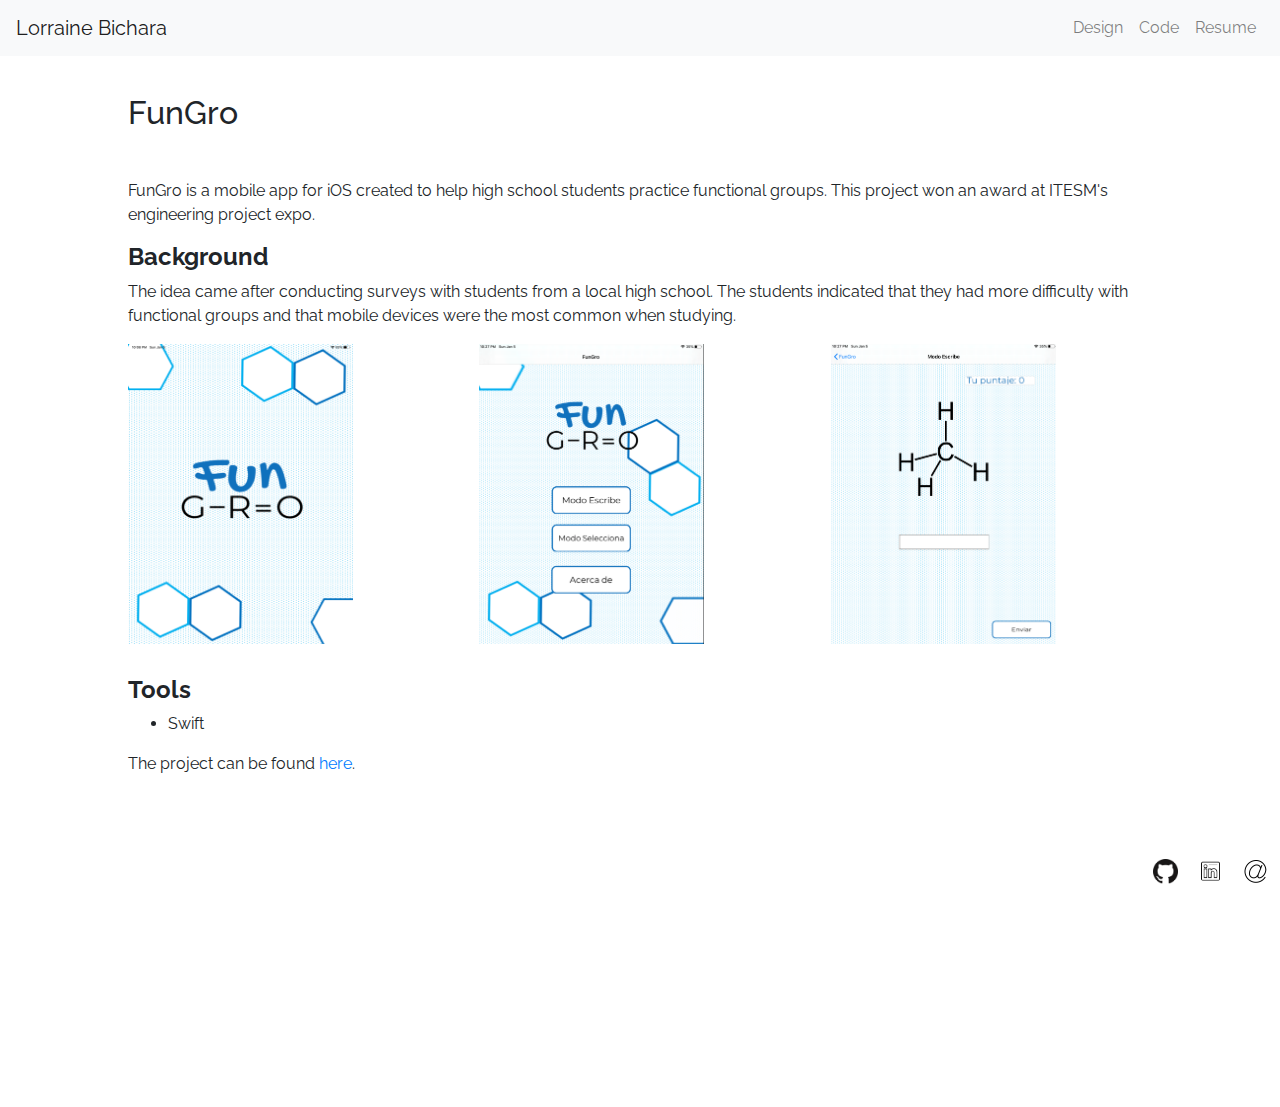
<file: fungro.html>
<!DOCTYPE html>
<html>
	<head>
		<title>Lorraine Bichara</title>
		<meta name="viewport" content="width=device-width, initial-scale=1">
		<meta name="viewport" content="width=device-width, initial-scale=1">
		<link rel="stylesheet" href="https://maxcdn.bootstrapcdn.com/bootstrap/4.4.1/css/bootstrap.min.css">
		<link rel="stylesheet" type="text/css" href="index.css">
		<link href="https://fonts.googleapis.com/css?family=Raleway|Montserrat" rel="stylesheet">
		<script src="https://ajax.googleapis.com/ajax/libs/jquery/3.4.1/jquery.min.js"></script>
  		<script src="https://cdnjs.cloudflare.com/ajax/libs/popper.js/1.16.0/umd/popper.min.js"></script>
  		<script src="https://maxcdn.bootstrapcdn.com/bootstrap/4.4.1/js/bootstrap.min.js"></script>
	</head>

	<body>
		<!-- Navbar -->
		<nav class="navbar navbar-expand-sm navbar-light bg-light">
			<a class="navbar-brand" href="index.html">Lorraine Bichara</a>
	        <button class="navbar-toggler" type="button" data-toggle="collapse" data-target="#collapsibleNavbar">
	            <span class="navbar-toggler-icon"></span>
	        </button>
	        <div class="collapse navbar-collapse" id="collapsibleNavbar">
				<ul class="navbar-nav ml-auto">
					<li class="nav-item">
						<a class="nav-link" href="design.html">Design</a>
					</li>
					<li class="nav-item">
						<a class="nav-link" href="code.html">Code</a>
					</li>
					<li class="nav-item">
						<a class="nav-link" href="resume.pdf">Resume</a>
					</li>
					<!-- <li class="nav-item">
						<a class="nav-link" href="index.html">About</a>
					</li> -->
				</ul>
			</div>
		</nav>

		<h2 class="project-title">FunGro</h2>
		<div class="content">
			<p>
				FunGro is a mobile app for iOS created to help high school students practice functional groups.

				This project won an award at ITESM's engineering project expo.
			</p>

			<h4 class="subtitle">Background</h4>
			<p>
				The idea came after conducting surveys with students from a local high school. The students indicated that they had more difficulty with functional groups and that mobile devices were the most common when studying.
			</p>

			<div class="row">
					<div class="col-lg-4 col-md-4 col-xs-12 thumb pictures">
							<img class="img-responsive ipad-pic" src="img/code/fungro/fungro1.png" alt="">
					</div>
					<div class="col-lg-4 col-md-4 col-xs-12 thumb pictures">
							<img class="img-responsive ipad-pic" src="img/code/fungro/fungro2.png" alt="">
					</div>
					<div class="col-lg-4 col-md-4 col-xs-12 thumb pictures">
							<img class="img-responsive ipad-pic" src="img/code/fungro/fungro3.png" alt="">
					</div>
				</div>

			<h4 class="subtitle">Tools</h4>
			<ul>
				<li>Swift</li>
			</ul>

			<p>
				The project can be found <a href="https://github.com/lorbichara/FunGroAPIS" target="_blank">here</a>.
			</p>

			<iframe width="560" height="315" src="https://www.youtube.com/embed/zj_da4cuL3A" frameborder="0" allow="accelerometer; autoplay; encrypted-media; gyroscope; picture-in-picture" class="video" allowfullscreen></iframe>
		</div>



		<!-- Footer -->
		<div class="footer">
			<ul class="social-links">
				<li><a href="https://github.com/lorbichara" target="_blank"><img class="social-links-pics" src="img/github.png"/></a></li>

				<li><a href="https://www.linkedin.com/in/lorbichara" target="_blank"><img class="social-links-pics" src="img/linkedinblack.png"/></a></li>

				<li><a href="mailto:lorbichara@gmail.com" target="_top"><img class="social-links-pics" src="img/mail.png"/></a></li>
			</ul>
		</div>
	</body>
</html>
</file>
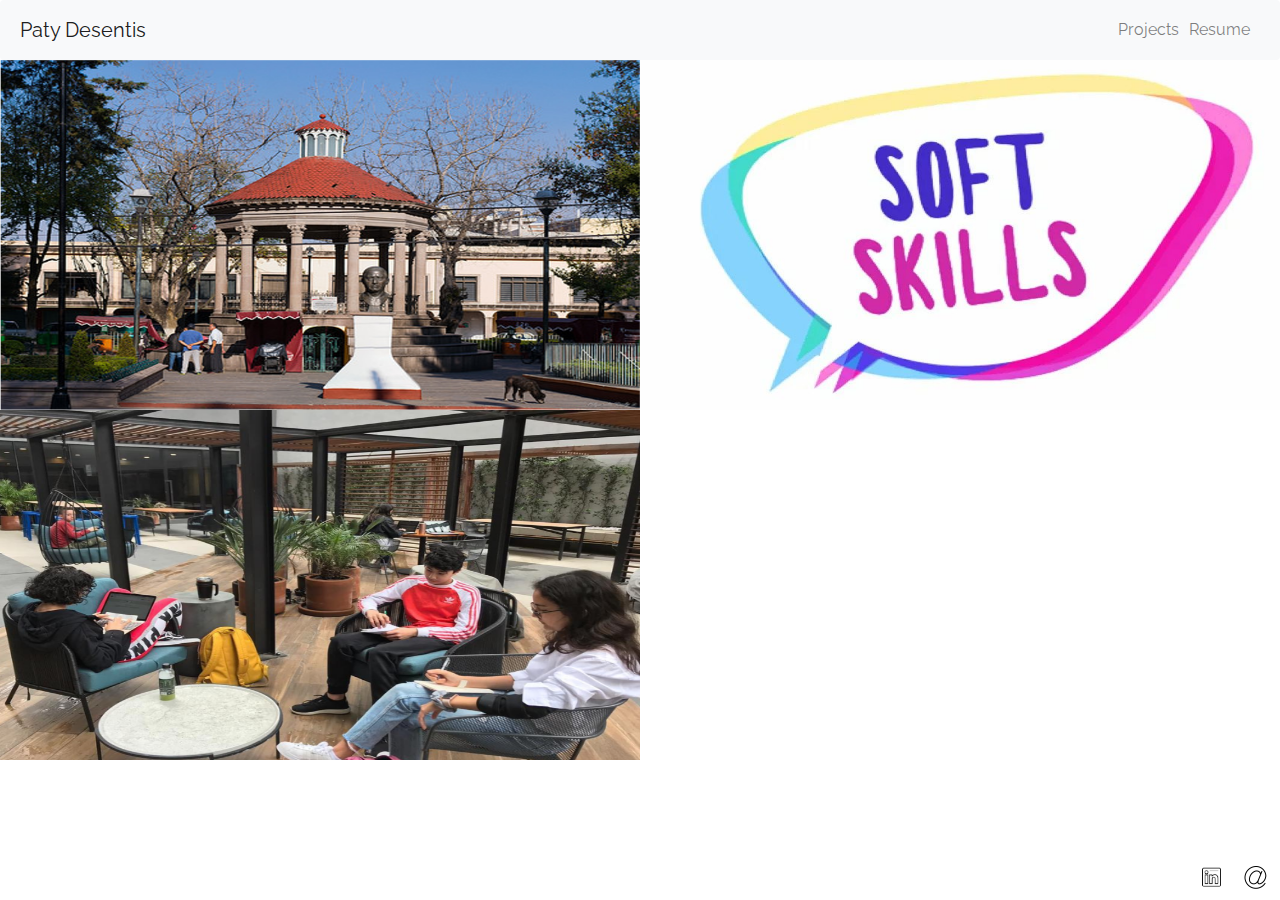
<file: projects.html>
<!DOCTYPE html>
<html>
	<head>
		<title>Paty Desentis</title>
		<meta name="viewport" content="width=device-width, initial-scale=1">

		<!-- Stylesheets -->
		<link rel="stylesheet" href="css/creative.css" type="text/css">
		<link rel="stylesheet" href="css/bootstrap.css" type="text/css">
		<link rel="stylesheet" href="https://maxcdn.bootstrapcdn.com/bootstrap/4.4.1/css/bootstrap.min.css">
		<link rel="stylesheet" type="text/css" href="index.css">

		<!-- Fonts -->
		<link href="https://fonts.googleapis.com/css?family=Raleway|Montserrat" rel="stylesheet">

		<!-- Scripts -->
		<script src="https://ajax.googleapis.com/ajax/libs/jquery/3.4.1/jquery.min.js"></script>
  		<script src="https://cdnjs.cloudflare.com/ajax/libs/popper.js/1.16.0/umd/popper.min.js"></script>
  		<script src="https://maxcdn.bootstrapcdn.com/bootstrap/4.4.1/js/bootstrap.min.js"></script>
	</head>

	<body>
		<!-- Navbar -->
		<nav class="navbar navbar-expand-sm navbar-light bg-light">
			<a class="navbar-brand navbar-name" href="index.html">Paty Desentis</a>
	        <button class="navbar-toggler btn-navbar" type="button" data-toggle="collapse" data-target="#collapsibleNavbar">
	            <span class="navbar-toggler-icon"></span>
	        </button>
	        <div class="collapse navbar-collapse" id="collapsibleNavbar">
				<ul class="navbar-nav ml-auto">
					<li class="nav-item">
						<a class="nav-link" href="projects.html">Projects</a>
					</li>
					<li class="nav-item">
						<a class="nav-link" href="resume.pdf">Resume</a>
					</li>
					<!-- <li class="nav-item">
						<a class="nav-link" href="index.html">About</a>
					</li> -->
				</ul>
			</div>
		</nav>

		<!-- Portfolio -->
		<section class="no-padding" id="portfolio">
			<div class="container-fluid">
				<div class="row no-gutter">
					<div class="col-lg-6 col-sm-8">
						<a class="portfolio-box" href="ruralhospital.html">
							<img src= "img/apl/apl18.jpg" class= "img-responsive img-grid" alt="">
	                        <div class="portfolio-box-caption">
	                            <div class="portfolio-box-caption-content">
	                                <div class="project-category text-faded">
	                                    Rural Hospital in Mexico
	                                </div>
	                                <div class="project-name">
	                                    Strategic Design Project
	                                </div>
	                            </div>
	                        </div>
						</a>
					</div>

					<div class="col-lg-6 col-sm-8">
						<a class="portfolio-box" href="edtech.html">
							<img src= "img/apl/apl17.jpg" class= "img-responsive img-grid" alt="">
	                        <div class="portfolio-box-caption">
	                            <div class="portfolio-box-caption-content">
	                                <div class="project-category text-faded">
	                                    EdTech Soft Skills Project
	                                </div>
	                                <div class="project-name">
	                                    Research + Prototyping Project
	                                </div>
	                            </div>
	                        </div>
						</a>
					</div>

					<div class="col-lg-6 col-sm-8">
						<a class="portfolio-box" href="microschools.html">
							<img src= "img/apl/apl16.jpg" class= "img-responsive img-grid" alt="">
	                        <div class="portfolio-box-caption">
	                            <div class="portfolio-box-caption-content">
	                                <div class="project-category text-faded">
	                                    Yourney's Microschool Expansion
	                                </div>
	                                <div class="project-name">
	                                    Business Strategy Project
	                                </div>
	                            </div>
	                        </div>
						</a>
					</div>
				</div>
			</div>
		</section>

		<!-- Footer -->
		<div class="footer">
			<ul class="social-links">
				<li><a href="https://www.linkedin.com/in/patricia-desentis/" target="_blank"><img class="social-links-pics" src="img/linkedinblack.png"/></a></li>

				<li><a href="mailto:patriciadesentis@gmail.com" target="_top"><img class="social-links-pics" src="img/mail.png"/></a></li>
			</ul>
		</div>
	</body>
</html>
</file>
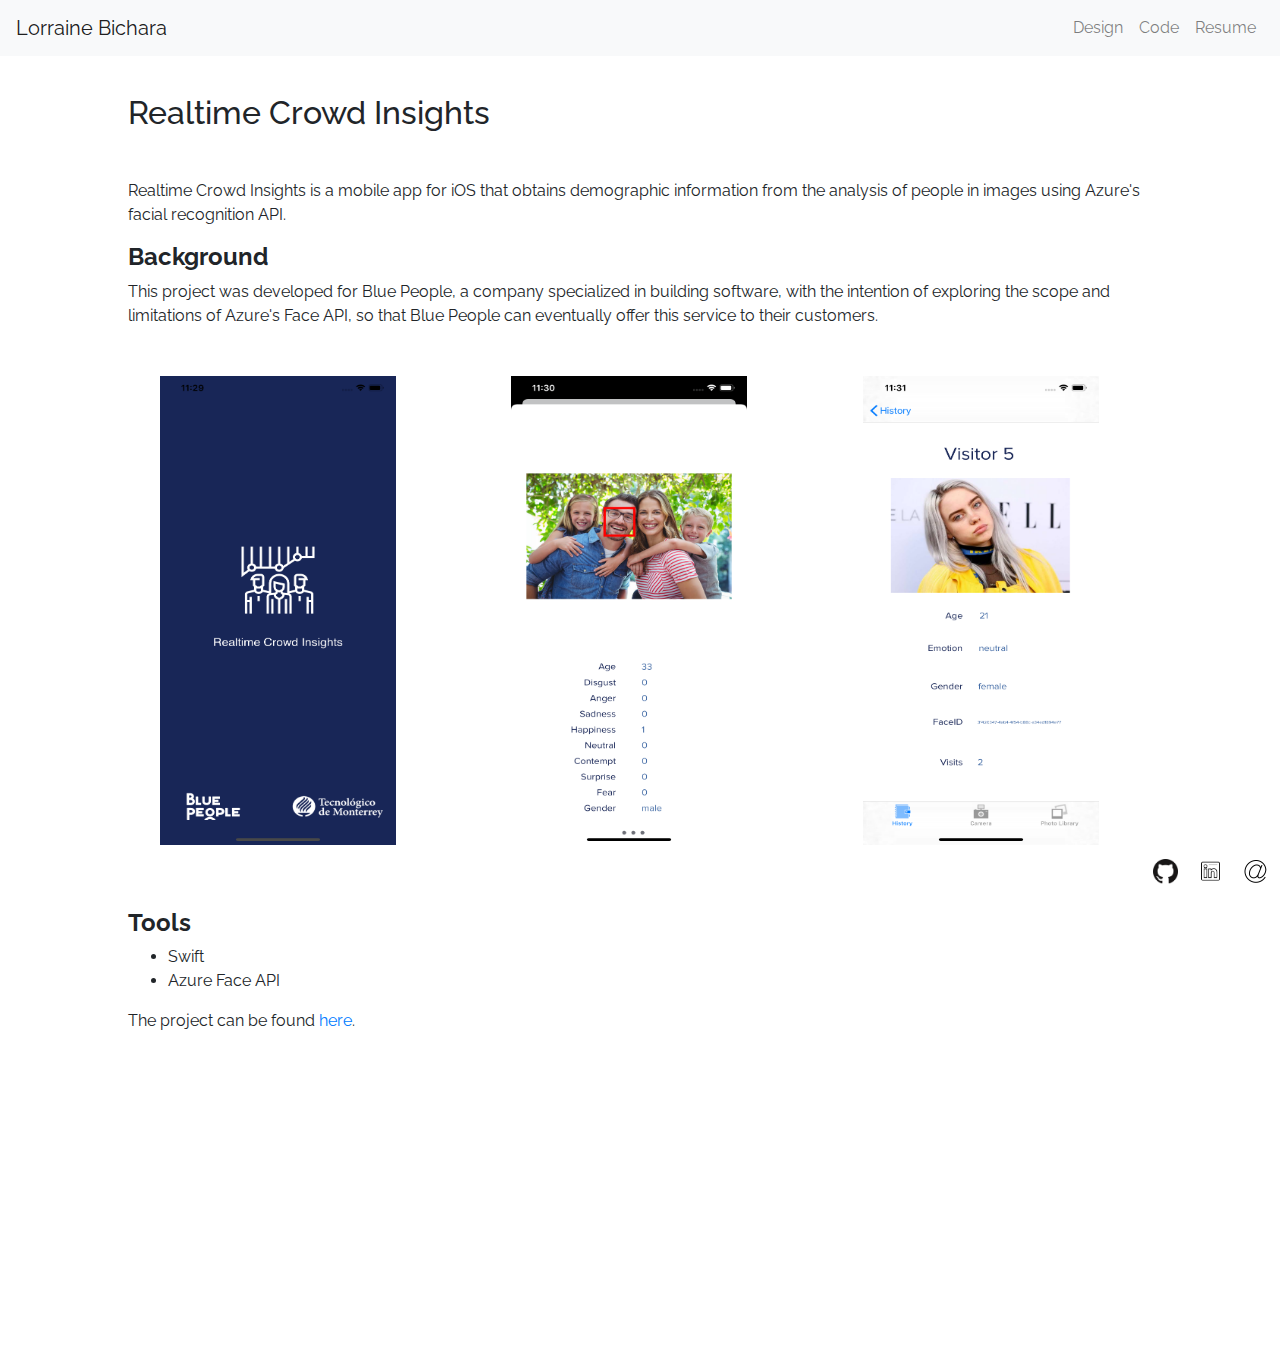
<file: realtime.html>
<!DOCTYPE html>
<html>
	<head>
		<title>Lorraine Bichara</title>
		<meta name="viewport" content="width=device-width, initial-scale=1">
		<meta name="viewport" content="width=device-width, initial-scale=1">
		<link rel="stylesheet" href="https://maxcdn.bootstrapcdn.com/bootstrap/4.4.1/css/bootstrap.min.css">
		<link rel="stylesheet" type="text/css" href="index.css">
		<link href="https://fonts.googleapis.com/css?family=Raleway|Montserrat" rel="stylesheet">
		<script src="https://ajax.googleapis.com/ajax/libs/jquery/3.4.1/jquery.min.js"></script>
  		<script src="https://cdnjs.cloudflare.com/ajax/libs/popper.js/1.16.0/umd/popper.min.js"></script>
  		<script src="https://maxcdn.bootstrapcdn.com/bootstrap/4.4.1/js/bootstrap.min.js"></script>
	</head>

	<body>
		<!-- Navbar -->
		<nav class="navbar navbar-expand-sm navbar-light bg-light">
			<a class="navbar-brand" href="index.html">Lorraine Bichara</a>
	        <button class="navbar-toggler" type="button" data-toggle="collapse" data-target="#collapsibleNavbar">
	            <span class="navbar-toggler-icon"></span>
	        </button>
	        <div class="collapse navbar-collapse" id="collapsibleNavbar">
				<ul class="navbar-nav ml-auto">
					<li class="nav-item">
						<a class="nav-link" href="design.html">Design</a>
					</li>
					<li class="nav-item">
						<a class="nav-link" href="code.html">Code</a>
					</li>
					<li class="nav-item">
						<a class="nav-link" href="resume.pdf">Resume</a>
					</li>
					<!-- <li class="nav-item">
						<a class="nav-link" href="index.html">About</a>
					</li> -->
				</ul>
			</div>
		</nav>

		<h2 class="project-title">Realtime Crowd Insights</h2>
		<div class="content">
			<p>
				Realtime Crowd Insights is a mobile app for iOS that obtains demographic information from the analysis of people in images using Azure's facial recognition API.
			</p>

			<h4 class="subtitle">Background</h4>
			<p>
				This project was developed for Blue People, a company specialized in building software, with the intention of exploring the scope and limitations of Azure's Face API, so that Blue People can eventually offer this service to their customers.
			</p>

			<div class="row">
					<div class="col-lg-4 col-md-4 col-xs-12 thumb pictures">
						<a class="thumbnail" href="#">
							<img class="img-responsive mobile-pic" src="img/code/realtime/realtime1.png" alt="">
						</a>
					</div>
					<div class="col-lg-4 col-md-4 col-xs-12 thumb pictures">
						<a class="thumbnail" href="#">
							<img class="img-responsive mobile-pic" src="img/code/realtime/realtime2.png" alt="">
						</a>
					</div>
					<div class="col-lg-4 col-md-4 col-xs-12 thumb pictures">
						<a class="thumbnail" href="#">
							<img class="img-responsive mobile-pic" src="img/code/realtime/realtime3.png" alt="">
						</a>
					</div>
				</div>

			<h4 class="subtitle">Tools</h4>
			<ul>
				<li>Swift</li>
				<li>Azure Face API</li>
			</ul>

			<p>
				The project can be found <a href="https://github.com/lorbichara/realtime_crowd_insights" target="_blank">here</a>.
			</p>

			<iframe width="560" height="315" src="https://www.youtube.com/embed/nZAnUKBUMsI" frameborder="0" allow="accelerometer; autoplay; encrypted-media; gyroscope; picture-in-picture" class="video" allowfullscreen></iframe>
		</div>



		<!-- Footer -->
		<div class="footer">
			<ul class="social-links">
				<li><a href="https://github.com/lorbichara" target="_blank"><img class="social-links-pics" src="img/github.png"/></a></li>

				<li><a href="https://www.linkedin.com/in/lorbichara" target="_blank"><img class="social-links-pics" src="img/linkedinblack.png"/></a></li>

				<li><a href="mailto:lorbichara@gmail.com" target="_top"><img class="social-links-pics" src="img/mail.png"/></a></li>
			</ul>
		</div>
	</body>
</html>
</file>
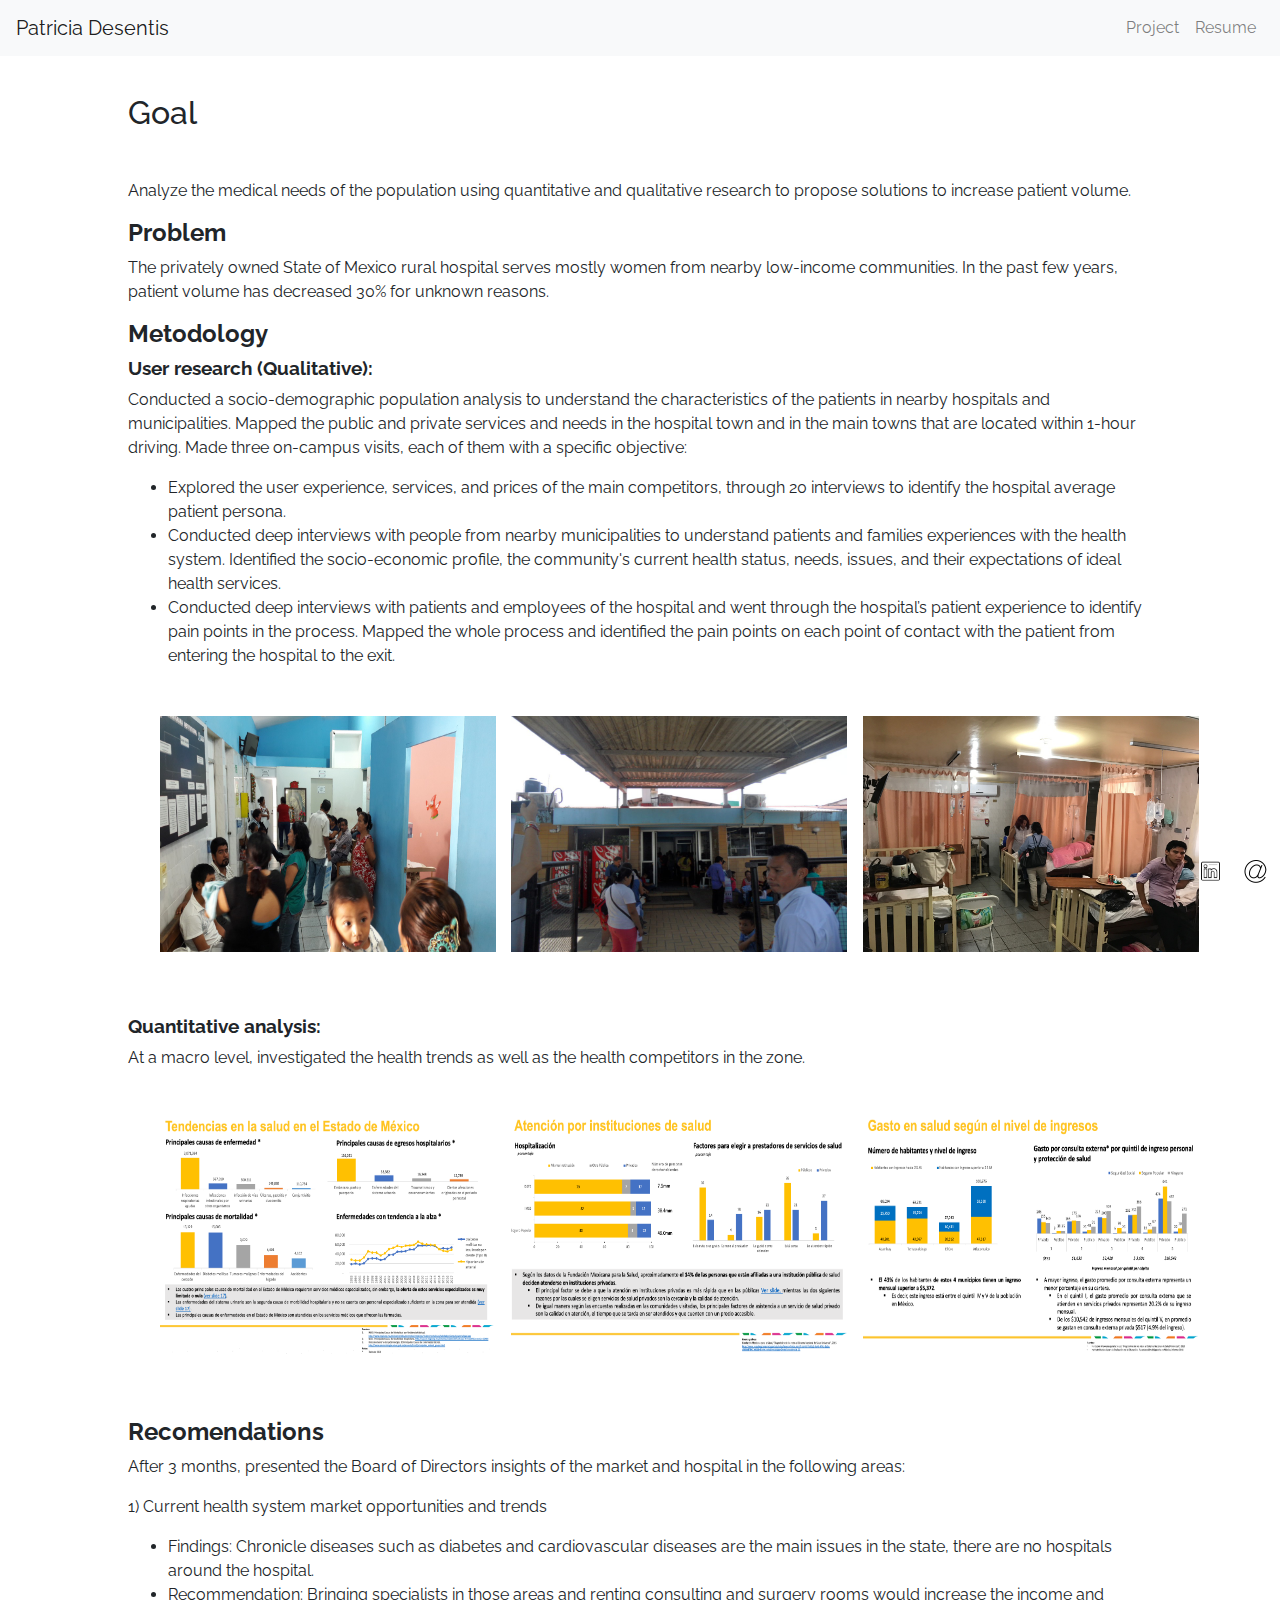
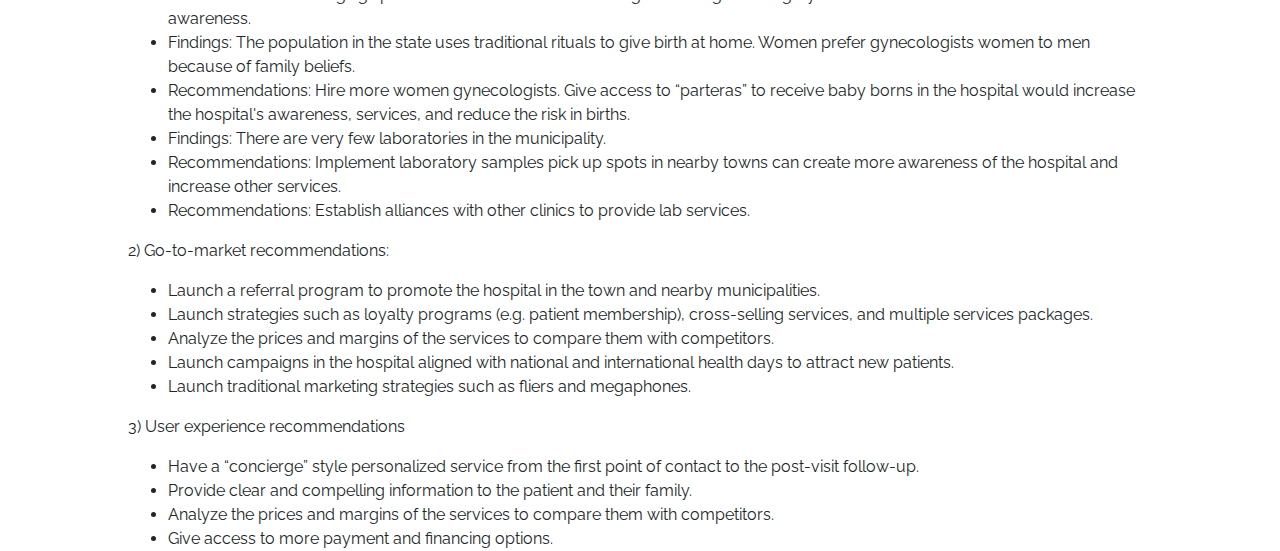
<file: ruralhospital.html>
<!DOCTYPE html>
<html>
	<head>
		<title>Patricia Desentis</title>
		<meta name="viewport" content="width=device-width, initial-scale=1">
		<meta name="viewport" content="width=device-width, initial-scale=1">
		<link rel="stylesheet" href="https://maxcdn.bootstrapcdn.com/bootstrap/4.4.1/css/bootstrap.min.css">
		<link rel="stylesheet" type="text/css" href="index.css">
		<link href="https://fonts.googleapis.com/css?family=Raleway|Montserrat" rel="stylesheet">
		<script src="https://ajax.googleapis.com/ajax/libs/jquery/3.4.1/jquery.min.js"></script>
  		<script src="https://cdnjs.cloudflare.com/ajax/libs/popper.js/1.16.0/umd/popper.min.js"></script>
  		<script src="https://maxcdn.bootstrapcdn.com/bootstrap/4.4.1/js/bootstrap.min.js"></script>
	</head>

	<body>
		<!-- Navbar -->
		<nav class="navbar navbar-expand-sm navbar-light bg-light">
			<a class="navbar-brand" href="index.html">Patricia Desentis</a>
	        <button class="navbar-toggler" type="button" data-toggle="collapse" data-target="#collapsibleNavbar">
	            <span class="navbar-toggler-icon"></span>
	        </button>
	        <div class="collapse navbar-collapse" id="collapsibleNavbar">
				<ul class="navbar-nav ml-auto">
					<li class="nav-item">
						<a class="nav-link" href="projects.html">Project</a>
					</li>
					
					<li class="nav-item">
						<a class="nav-link" href="resume.pdf">Resume</a>
					</li>
					<!-- <li class="nav-item">
						<a class="nav-link" href="index.html">About</a>
					</li> -->
				</ul>
			</div>
		</nav>

		<h2 class="project-title">Goal</h2>
		<div class="content">
			<p>Analyze the medical needs of the population using quantitative and qualitative research to propose solutions to increase patient volume.</p>
		

			<h4 class="subtitle">Problem</h4>
			<p>The privately owned State of Mexico rural hospital serves mostly women from nearby low-income communities. In the past few years, patient volume has decreased 30% for unknown reasons.</p>

			<h4 class="subtitle">Metodology</h4>
			<div>
				<h6 class="section-subtitle">User research (Qualitative):</h6>
				<p>
					Conducted a socio-demographic population analysis to understand the characteristics of the patients in nearby hospitals and municipalities.
					Mapped the public and private services and needs in the hospital town and in the main towns that are located within 1-hour driving. 
					Made three on-campus visits, each of them with a specific objective:

					<ul>
						<li>Explored the user experience, services, and prices of the main competitors, through 20 interviews to identify the hospital average patient persona.</li>
						<li>Conducted deep interviews with people from nearby municipalities to understand patients and families experiences with the health system. Identified the socio-economic profile, the community's current health status, needs, issues, and their expectations of ideal health services.</li>
						<li>Conducted deep interviews with patients and employees of the hospital and went through the hospital’s patient experience to identify pain points in the process. Mapped the whole process and identified the pain points on each point of contact with the patient from entering the hospital to the exit.</li>
					
					</ul>
				
				</p>
				
				<div class="row">
					<div class="col-lg-4 col-md-4 col-xs-4 thumb pictures">
						<img class="img-responsive pic" src="img/apl/apl1.jpg" alt="">
					</div>
					<div class="col-lg-4 col-md-4 col-xs-4 thumb pictures">
						<img class="img-responsive pic" src="img/apl/apl2.jpg" alt="">
					</div>
					<div class="col-lg-4 col-md-4 col-xs-4 thumb pictures">
						<img class="img-responsive pic" src="img/apl/apl3.jpg" alt="">
					</div>
				</div>
			
				<h6 class="section-subtitle">Quantitative analysis:</h6>
				<p>
					At a macro level, investigated the health trends as well as the health competitors in the zone.
			
				</p>
			</div>
		
		
			<div>

			<div class="row">
				<div class="col-lg-4 col-md-4 col-xs-4 pictures">
					<img class="img-responsive pic" src="img/apl/apl4.jpg" alt="">
				</div>
				<div class="col-lg-4 col-md-4 col-xs-4 pictures">
					<img class="img-responsive pic" src="img/apl/apl5.jpg" alt="">
				</div>
				<div class="col-lg-4 col-md-4 col-xs-4 pictures">
					<img class="img-responsive pic" src="img/apl/apl6.jpg" alt="">
				</div>
			</div>

			<div>
				
			<h4 class="subtitle">Recomendations</h4>
				
				<p>
					After 3 months, presented the Board of Directors insights of the market and hospital in the following areas:
					</div>
					1) Current health system market opportunities and trends
				</p>
				<ul>
					<li>Findings: Chronicle diseases such as diabetes and cardiovascular diseases are the main issues in the state, there are no hospitals around the hospital.</li>
					<li>Recommendation: Bringing specialists in those areas and renting consulting and surgery rooms would increase the income and awareness.</li>
					<li>Findings: The population in the state uses traditional rituals to give birth at home. Women prefer gynecologists women to men because of family beliefs.</li>
					<li>Recommendations: Hire more women gynecologists. Give access to “parteras” to receive baby borns in the hospital would increase the hospital's awareness, services, and reduce the risk in births.</li>
					<li>Findings: There are very few laboratories in the municipality.</li>
					<li>Recommendations: Implement laboratory samples pick up spots in nearby towns can create more awareness of the hospital and increase other services.</li>
					<li>Recommendations: Establish alliances with other clinics to provide lab services.</li>
				
				</ul>
	
				<p>
					2) Go-to-market recommendations:
				</p>
				<ul>
					<li>Launch a referral program to promote the hospital in the town and nearby municipalities.</li>
					<li>Launch strategies such as loyalty programs (e.g. patient membership), cross-selling services, and multiple services packages.</li>
					<li>Analyze the prices and margins of the services to compare them with competitors.</li>
					<li>Launch campaigns in the hospital aligned with national and international health days to attract new patients.</li>
					<li>Launch traditional marketing strategies such as fliers and megaphones.</li>
				</ul>
				<p>
					3) User experience recommendations

				</p>
				<ul>
					<li>Have a “concierge” style personalized service from the first point of contact to the post-visit follow-up.</li>
					<li>Provide clear and compelling information to the patient and their family.</li>
					<li>Analyze the prices and margins of the services to compare them with competitors.</li>
					<li>Give access to more payment and financing options.</li>
				</ul>

			

			</div>

		<!-- Footer -->
		<div class="footer">
			<ul class="social-links">

				<li><a href="https://www.linkedin.com/in/patricia-desentis" target="_blank"><img class="social-links-pics" src="img/linkedinblack.png"/></a></li>

				<li><a href="mailto:patriciadesentis@gmail.com" target="_top"><img class="social-links-pics" src="img/mail.png"/></a></li>
			</ul>
		</div>
	</body>
</html>
</file>
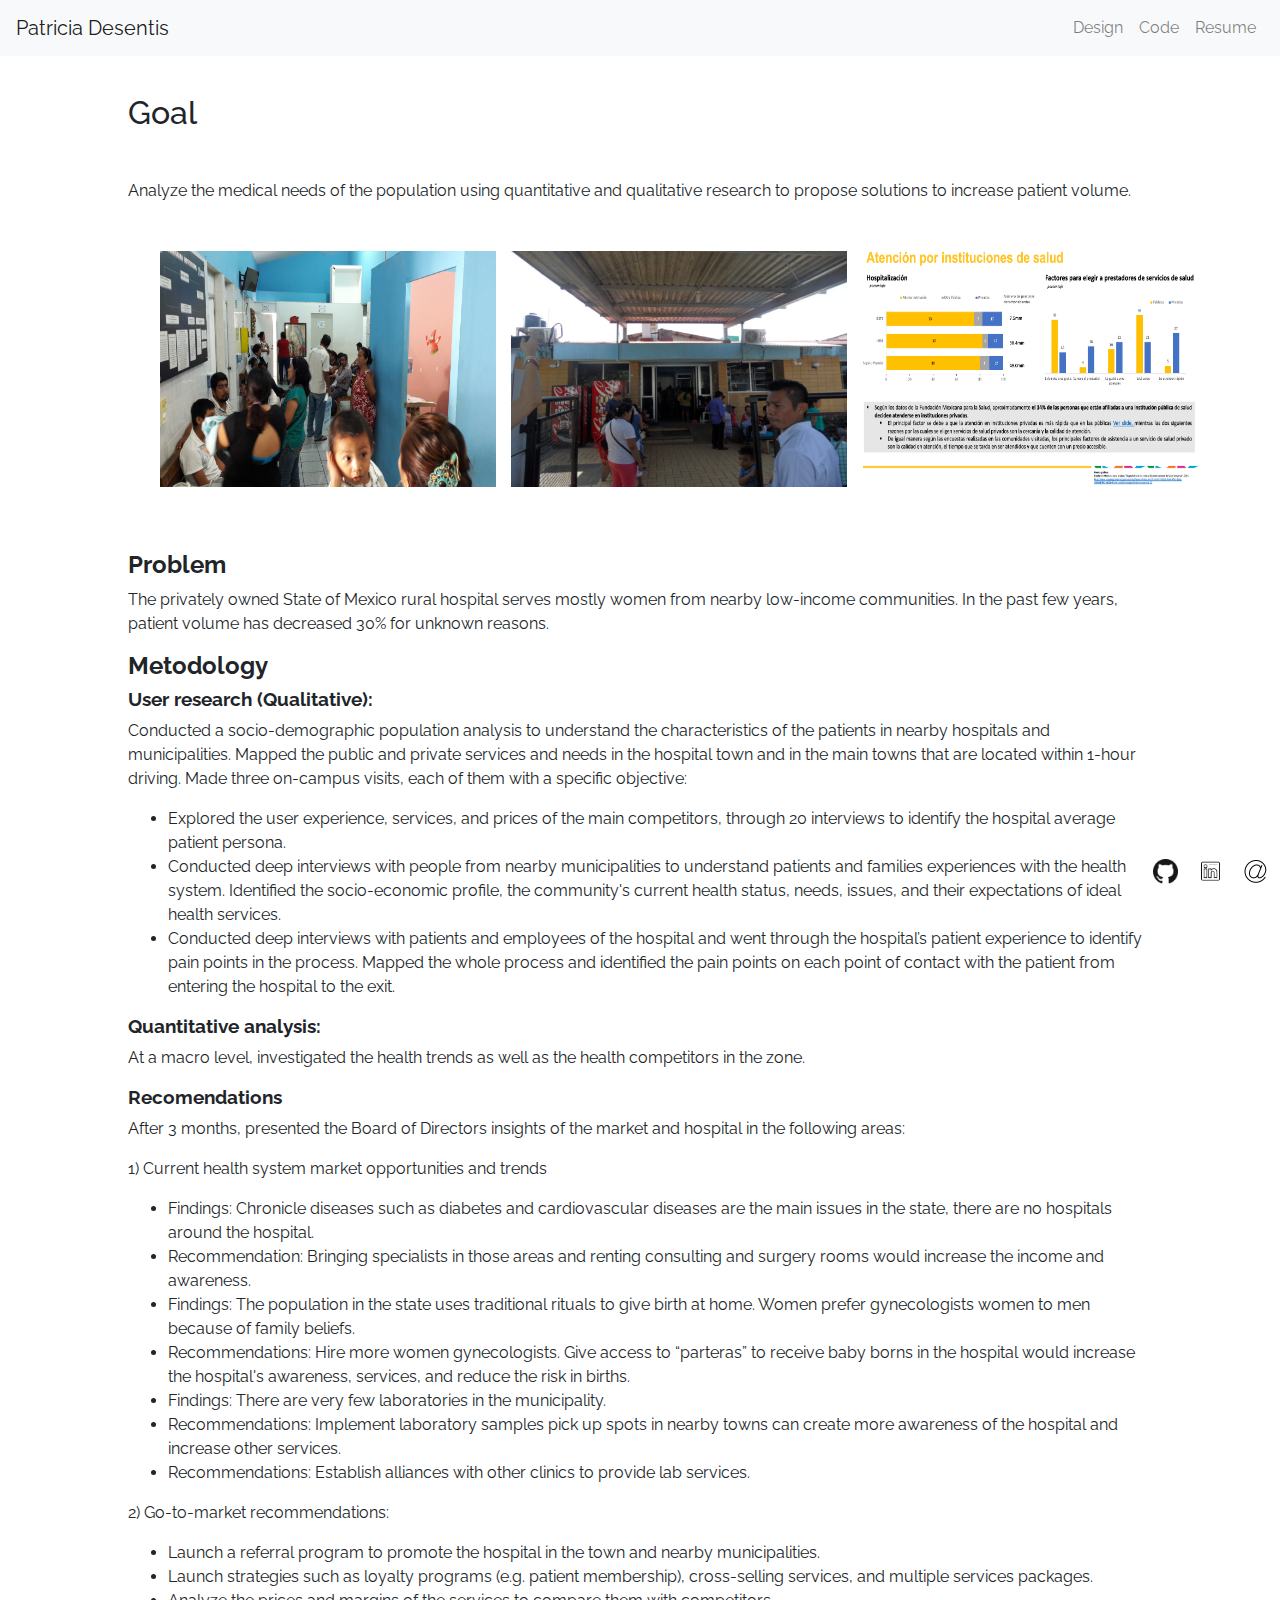
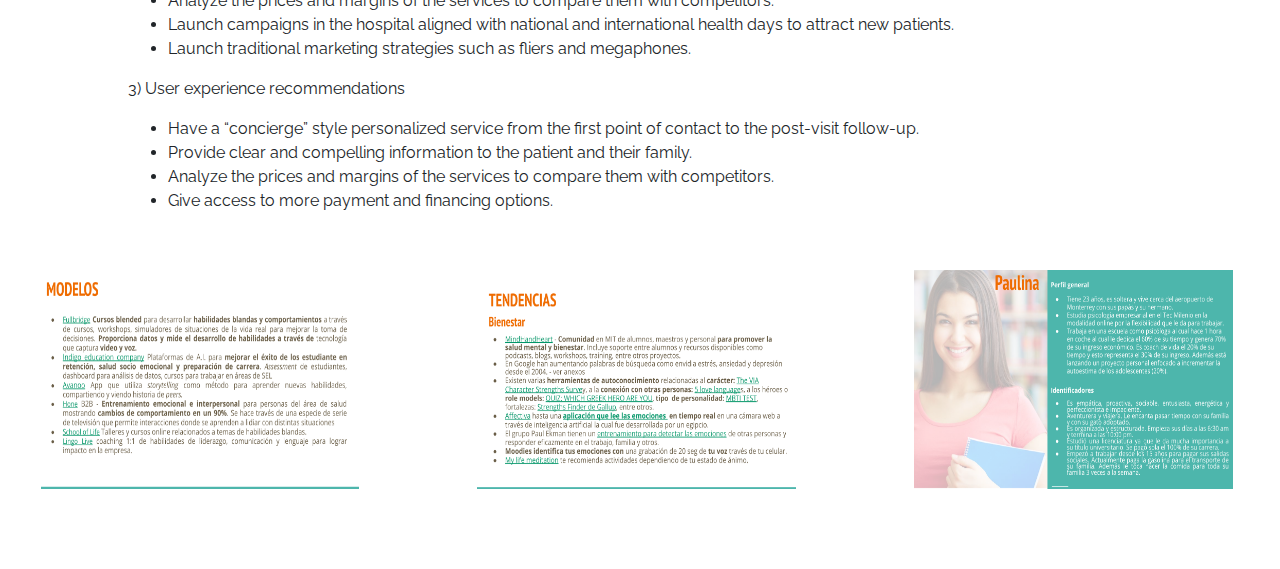
<file: ruralhospitalinmexico.html>
<!DOCTYPE html>
<html>
	<head>
		<title>Patricia Desentis</title>
		<meta name="viewport" content="width=device-width, initial-scale=1">
		<meta name="viewport" content="width=device-width, initial-scale=1">
		<link rel="stylesheet" href="https://maxcdn.bootstrapcdn.com/bootstrap/4.4.1/css/bootstrap.min.css">
		<link rel="stylesheet" type="text/css" href="index.css">
		<link href="https://fonts.googleapis.com/css?family=Raleway|Montserrat" rel="stylesheet">
		<script src="https://ajax.googleapis.com/ajax/libs/jquery/3.4.1/jquery.min.js"></script>
  		<script src="https://cdnjs.cloudflare.com/ajax/libs/popper.js/1.16.0/umd/popper.min.js"></script>
  		<script src="https://maxcdn.bootstrapcdn.com/bootstrap/4.4.1/js/bootstrap.min.js"></script>
	</head>

	<body>
		<!-- Navbar -->
		<nav class="navbar navbar-expand-sm navbar-light bg-light">
			<a class="navbar-brand" href="index.html">Patricia Desentis</a>
	        <button class="navbar-toggler" type="button" data-toggle="collapse" data-target="#collapsibleNavbar">
	            <span class="navbar-toggler-icon"></span>
	        </button>
	        <div class="collapse navbar-collapse" id="collapsibleNavbar">
				<ul class="navbar-nav ml-auto">
					<li class="nav-item">
						<a class="nav-link" href="design.html">Design</a>
					</li>
					<li class="nav-item">
						<a class="nav-link" href="code.html">Code</a>
					</li>
					<li class="nav-item">
						<a class="nav-link" href="resume.pdf">Resume</a>
					</li>
					<!-- <li class="nav-item">
						<a class="nav-link" href="index.html">About</a>
					</li> -->
				</ul>
			</div>
		</nav>

		<h2 class="project-title">Goal</h2>
		<div class="content">
			<p>Analyze the medical needs of the population using quantitative and qualitative research to propose solutions to increase patient volume.</p>
			<div class="row">
				<div class="col-lg-4 col-md-4 col-xs-4 thumb pictures">
					<img class="img-responsive pic" src="img/apl/apl1.jpg" alt="">
				</div>
				<div class="col-lg-4 col-md-4 col-xs-4 thumb pictures">
					<img class="img-responsive pic" src="img/apl/apl2.jpg" alt="">
				</div>
				<div class="col-lg-4 col-md-4 col-xs-4 thumb pictures">
					<img class="img-responsive pic" src="img/apl/apl5.jpg" alt="">
				</div>
			</div>

			<h4 class="subtitle">Problem</h4>
			<p>The privately owned State of Mexico rural hospital serves mostly women from nearby low-income communities. In the past few years, patient volume has decreased 30% for unknown reasons.</p>

			<h4 class="subtitle">Metodology</h4>
			<div>
				<h6 class="section-subtitle">User research (Qualitative):</h6>
				<p>
					Conducted a socio-demographic population analysis to understand the characteristics of the patients in nearby hospitals and municipalities.
					Mapped the public and private services and needs in the hospital town and in the main towns that are located within 1-hour driving. 
					Made three on-campus visits, each of them with a specific objective:

					<ul>
						<li>Explored the user experience, services, and prices of the main competitors, through 20 interviews to identify the hospital average patient persona.</li>
						<li>Conducted deep interviews with people from nearby municipalities to understand patients and families experiences with the health system. Identified the socio-economic profile, the community's current health status, needs, issues, and their expectations of ideal health services.</li>
						<li>Conducted deep interviews with patients and employees of the hospital and went through the hospital’s patient experience to identify pain points in the process. Mapped the whole process and identified the pain points on each point of contact with the patient from entering the hospital to the exit.</li>
					
					</ul>
				
				</p>
				<h6 class="section-subtitle">Quantitative analysis:</h6>
				<p>
					At a macro level, investigated the health trends as well as the health competitors in the zone.
			
				</p>
			</div>

			<div>
				<h6 class="section-subtitle">Recomendations</h6>
				<p>
					After 3 months, presented the Board of Directors insights of the market and hospital in the following areas:
					</div>
					1) Current health system market opportunities and trends
				</p>
				<ul>
					<li>Findings: Chronicle diseases such as diabetes and cardiovascular diseases are the main issues in the state, there are no hospitals around the hospital.</li>
					<li>Recommendation: Bringing specialists in those areas and renting consulting and surgery rooms would increase the income and awareness.</li>
					<li>Findings: The population in the state uses traditional rituals to give birth at home. Women prefer gynecologists women to men because of family beliefs.</li>
					<li>Recommendations: Hire more women gynecologists. Give access to “parteras” to receive baby borns in the hospital would increase the hospital's awareness, services, and reduce the risk in births.</li>
					<li>Findings: There are very few laboratories in the municipality.</li>
					<li>Recommendations: Implement laboratory samples pick up spots in nearby towns can create more awareness of the hospital and increase other services.</li>
					<li>Recommendations: Establish alliances with other clinics to provide lab services.</li>
				
				</ul>
	
				<p>
					2) Go-to-market recommendations:
				</p>
				<ul>
					<li>Launch a referral program to promote the hospital in the town and nearby municipalities.</li>
					<li>Launch strategies such as loyalty programs (e.g. patient membership), cross-selling services, and multiple services packages.</li>
					<li>Analyze the prices and margins of the services to compare them with competitors.</li>
					<li>Launch campaigns in the hospital aligned with national and international health days to attract new patients.</li>
					<li>Launch traditional marketing strategies such as fliers and megaphones.</li>
				</ul>
				<p>
					3) User experience recommendations

				</p>
				<ul>
					<li>Have a “concierge” style personalized service from the first point of contact to the post-visit follow-up.</li>
					<li>Provide clear and compelling information to the patient and their family.</li>
					<li>Analyze the prices and margins of the services to compare them with competitors.</li>
					<li>Give access to more payment and financing options.</li>
				</ul>

			</div>

			<div class="row">
				<div class="col-lg-4 col-md-4 col-xs-4 pictures">
					<img class="img-responsive pic" src="img/apl/apl10.jpg" alt="">
				</div>
				<div class="col-lg-4 col-md-4 col-xs-4 pictures">
					<img class="img-responsive pic" src="img/apl/apl9.jpg" alt="">
				</div>
				<div class="col-lg-4 col-md-4 col-xs-4 pictures">
					<img class="img-responsive pic" src="img/apl/apl7.jpg" alt="">
				</div>
			</div>

		</div>

		<!-- Footer -->
		<div class="footer">
			<ul class="social-links">
				<li><a href="https://github.com/patydesentis" target="_blank"><img class="social-links-pics" src="img/github.png"/></a></li>

				<li><a href="https://www.linkedin.com/in/patricia-desentis" target="_blank"><img class="social-links-pics" src="img/linkedinblack.png"/></a></li>

				<li><a href="mailto:patriciadesentis@gmail.com" target="_top"><img class="social-links-pics" src="img/mail.png"/></a></li>
			</ul>
		</div>
	</body>
</html>
</file>
<file: index.css>
html,body {
	height: 100%;
	font-family: 'Raleway', sans-serif;
}

#main-content {
	align-items: center;
}

#left {
	align-items: center;
	display: flex;
	justify-content: center;
}

#right {
	align-items: center;
	display: flex;
	justify-content: center;
	flex: 1;
	flex-direction: column;
}

.profile-picture {
	border-radius: 50%;
}

@media only screen and (max-device-width : 640px) {
	.profile-picture {
		border-radius: 50%;
		width: 100%;
		height: 100%;
	}

	.name {
		font-family: 'Montserrat', sans-serif;
		margin-bottom: 2px;
		font-size: 15px;
		text-align-last: left;
	}

	.description {
		font-size: 10px;
	}
}

@media only screen and (max-device-width: 768px) {
	.profile-picture {
		border-radius: 50%;
		width: 100%;
		height: 100%;
	}

	.name {
		font-family: 'Montserrat', sans-serif;
		margin-bottom: 2px;
		font-size: 15px;
	}

	.description {
		font-size: 10px;
	}
}

.name {
	font-family: 'Montserrat', sans-serif;
	margin-bottom: 2px;
	font-size: 40px;
	font-weight: bold;
}

.description {
	font-size: 20px;
}

.social-links {
	list-style: none;
	padding-left: 0px;
}

.social-links li {
	display: inline-block;
	margin-right: 8px;
}

.social-links a {
	text-decoration: none;
	padding: 4px;
}

.social-links-pics {
	width: 25px;
	height: 25px;
}

.social-links-pics:hover{
	background-color: rgba(255, 0, 255, 0.1);
}

.footer {
	position: fixed;
	left: 0;
	bottom: 0;
	width: 100%;
	color: white;
	text-align: right;
}

.content {
	padding: 0% 10%;
}

.project-title {
	padding: 3% 10%;
}

.pictures {
	padding-bottom: 3%;
}

.subtitle {
	font-weight: bold;
}

.pic {
	width: 400px;
	height: 300px;
	padding: 10%;
}

.vertical-pic {
	width: 300px;
	height: 400px;
	padding: 10%;
}

.mobile-pic {
	width: 300px;
	height: 533px;
	padding: 10%;
}

.single-pic {
	width: 700px;
	height: 360px;
	margin-left: auto;
	margin-right: auto;
	display: block;
}

.ipad-pic {
	width: 225px;
	height: 300px;
}

.section-subtitle {
	font-weight: bold;
	font-size: 120%;
}

.img-grid {
	width: 650px;
	height: 350px;
}

.logo {
	width: 150;
	height: 70px;
}

.column {
	width: 7px;
}

.insights-table {
	width: 20%;
	text-align: center;
	font-weight: bold;
}

.apa-table {
	padding: 3%;
}

.video {
	margin-left: auto;
	margin-right: auto;
	display: block;
	padding-bottom: 5%;
}

.navbar-name {
	font-size: 20px;
}
</file>
<file: css/creative.css>
/*!
 * Start Bootstrap - Creative Bootstrap Theme (http://startbootstrap.com)
 * Code licensed under the Apache License v2.0.
 * For details, see http://www.apache.org/licenses/LICENSE-2.0.
 */

html,
body {
    width: 100%;
    height: 100%;
}

body {
    font-family: Merriweather,'Helvetica Neue',Arial,sans-serif;
}

hr {
    max-width: 50px;
    border-color: #40ade5;
    border-width: 3px;
}

hr.light {
    border-color: #fff;
}

a {
    color: #40ade5;
    -webkit-transition: all .35s;
    -moz-transition: all .35s;
    transition: all .35s;
}

a:hover,
a:focus {
    color: #189ce0;
}

h1,
h2,
h3,
h4,
h5,
h6 {
    font-family: 'Open Sans','Helvetica Neue',Arial,sans-serif;
}

p {
    margin-bottom: 20px;
    font-size: 16px;
    line-height: 1.5;
}

.bg-primary {
    background-color: #40ade5;
}

.bg-dark {
    color: #fff;
    background-color: #222;
}

.text-faded {
    color: rgba(255,255,255,.7);
}

.text-dark {
    color: rgba(0,0,0,.5);
}



section {
    padding: 100px 0;
}

aside {
    padding: 50px 0;
}

.no-padding {
    padding: 0;
}

.navbar-default {
    border-color: rgba(34,34,34,.05);
    font-family: 'Open Sans','Helvetica Neue',Arial,sans-serif;
    background-color: #fff;
    -webkit-transition: all .35s;
    -moz-transition: all .35s;
    transition: all .35s;
}

.navbar-default .navbar-header .navbar-brand {
    text-transform: uppercase;
    font-family: 'Open Sans','Helvetica Neue',Arial,sans-serif;
    font-weight: 700;
    color: #40ade5;
}

.navbar-default .navbar-header .navbar-brand:hover,
.navbar-default .navbar-header .navbar-brand:focus {
    color: #189ce0;
}

.navbar-default .nav > li>a,
.navbar-default .nav>li>a:focus {
    text-transform: uppercase;
    font-size: 13px;
    font-weight: 700;
    color: #222;
}

.navbar-default .nav > li>a:hover,
.navbar-default .nav>li>a:focus:hover {
    color: #40ade5;
}

.navbar-default .nav > li.active>a,
.navbar-default .nav>li.active>a:focus {
    color: #40ade5!important;
    background-color: transparent;
}

.navbar-default .nav > li.active>a:hover,
.navbar-default .nav>li.active>a:focus:hover {
    background-color: transparent;
}

@media(min-width:768px) {
    .navbar-default {
        border-color: rgba(255,255,255,.3);
        background-color: transparent;
    }

    .navbar-default .navbar-header .navbar-brand {
        color: rgba(255,255,255,.7);
    }

    .navbar-default .navbar-header .navbar-brand:hover,
    .navbar-default .navbar-header .navbar-brand:focus {
        color: #fff;
    }

    .navbar-default .nav > li>a,
    .navbar-default .nav>li>a:focus {
        color: rgba(255,255,255,.7);
    }

    .navbar-default .nav > li>a:hover,
    .navbar-default .nav>li>a:focus:hover {
        color: #fff;
    }

    .navbar-default.affix {
        border-color: rgba(34,34,34,.05);
        background-color: #fff;
    }

    .navbar-default.affix .navbar-header .navbar-brand {
        font-size: 14px;
        color: #40ade5;
    }

    .navbar-default.affix .navbar-header .navbar-brand:hover,
    .navbar-default.affix .navbar-header .navbar-brand:focus {
        color: #189ce0;
    }

    .navbar-default.affix .nav > li>a,
    .navbar-default.affix .nav>li>a:focus {
        color: #222;
    }

    .navbar-default.affix .nav > li>a:hover,
    .navbar-default.affix .nav>li>a:focus:hover {
        color: #40ade5;
    }
}

header {
    position: relative;
    width: 100%;
    min-height: auto;
    text-align: center;
    color: #fff;
    background-image: url(../img/hiresortmaz.jpg);
    background-position: center;
    -webkit-background-size: cover;
    -moz-background-size: cover;
    background-size: cover;
    -o-background-size: cover;
}

header .header-content {
    position: relative;
    width: 100%;
    padding: 100px 15px;
    text-align: center;
}

header .header-content .header-content-inner h1 {
    margin-top: 0;
    margin-bottom: 0;
    text-transform: uppercase;
    font-weight: 700;
}

header .header-content .header-content-inner hr {
    margin: 30px auto;
}

header .header-content .header-content-inner p {
    margin-bottom: 50px;
    font-size: 16px;
    font-weight: 300;
    color: rgba(255,255,255,.7);
}

@media(min-width:768px) {
    header {
        min-height: 100%;
    }

    header .header-content {
        position: absolute;
        top: 50%;
        padding: 0 50px;
        -webkit-transform: translateY(-50%);
        -ms-transform: translateY(-50%);
        transform: translateY(-50%);
    }

    header .header-content .header-content-inner {
        margin-right: auto;
        margin-left: auto;
        max-width: 1000px;
    }

    header .header-content .header-content-inner p {
        margin-right: auto;
        margin-left: auto;
        max-width: 80%;
        font-size: 18px;
    }
}

.section-heading {
    margin-top: 0;
}

.service-box {
    margin: 50px auto 0;
    max-width: 400px;
}

@media(min-width:992px) {
    .service-box {
        margin: 20px auto 0;
    }
}

.service-box p {
    margin-bottom: 0;
}

.portfolio-box {
    display: block;
    position: relative;
    margin: 0 auto;
    max-width: 650px;
}

.portfolio-box .portfolio-box-caption {
    display: block;
    position: absolute;
    bottom: 0;
    width: 100%;
    height: 100%;
    text-align: center;
    color: #808080;
    opacity: 0;
    background: #D3D3D3;
    -webkit-transition: all .35s;
    -moz-transition: all .35s;
    transition: all .35s;
}

.portfolio-box .portfolio-box-caption .portfolio-box-caption-content {
    position: absolute;
    top: 50%;
    width: 100%;
    text-align: center;
    transform: translateY(-50%);
}

.portfolio-box .portfolio-box-caption .portfolio-box-caption-content .project-category,
.portfolio-box .portfolio-box-caption .portfolio-box-caption-content .project-name {
    padding: 0 15px;
    font-family: 'Open Sans','Helvetica Neue',Arial,sans-serif;
}

.project-category {
    color: #696969;
}

.portfolio-box .portfolio-box-caption .portfolio-box-caption-content .project-category {
    text-transform: uppercase;
    font-size: 14px;
    font-weight: 600;
}

.portfolio-box .portfolio-box-caption .portfolio-box-caption-content .project-name {
    font-size: 18px;
}

.portfolio-box:hover .portfolio-box-caption {
    opacity: 1;
}

@media(min-width:768px) {
    .portfolio-box .portfolio-box-caption .portfolio-box-caption-content .project-category {
        font-size: 16px;
    }

    .portfolio-box .portfolio-box-caption .portfolio-box-caption-content .project-name {
        font-size: 22px;
    }
}

.call-to-action h2 {
    margin: 0 auto 20px;
}

.text-primary {
    color: #40ade5;
}

.no-gutter > [class*=col-] {
    padding-right: 0;
    padding-left: 0;
}

.btn-default {
    border-color: #fff;
    color: #222;
    background-color: #fff;
    -webkit-transition: all .35s;
    -moz-transition: all .35s;
    transition: all .35s;
}

.btn-default:hover,
.btn-default:focus,
.btn-default.focus,
.btn-default:active,
.btn-default.active,
.open > .dropdown-toggle.btn-default {
    border-color: #ededed;
    color: #222;
    background-color: #f2f2f2;
}

.btn-default:active,
.btn-default.active,
.open > .dropdown-toggle.btn-default {
    background-image: none;
}

.btn-default.disabled,
.btn-default[disabled],
fieldset[disabled] .btn-default,
.btn-default.disabled:hover,
.btn-default[disabled]:hover,
fieldset[disabled] .btn-default:hover,
.btn-default.disabled:focus,
.btn-default[disabled]:focus,
fieldset[disabled] .btn-default:focus,
.btn-default.disabled.focus,
.btn-default[disabled].focus,
fieldset[disabled] .btn-default.focus,
.btn-default.disabled:active,
.btn-default[disabled]:active,
fieldset[disabled] .btn-default:active,
.btn-default.disabled.active,
.btn-default[disabled].active,
fieldset[disabled] .btn-default.active {
    border-color: #fff;
    background-color: #fff;
}

.btn-default .badge {
    color: #fff;
    background-color: #222;
}

.btn-primary {
    border-color: #40ade5;
    color: #fff;
    background-color: #40ade5;
    -webkit-transition: all .35s;
    -moz-transition: all .35s;
    transition: all .35s;
}

.btn-primary:hover,
.btn-primary:focus,
.btn-primary.focus,
.btn-primary:active,
.btn-primary.active,
.open > .dropdown-toggle.btn-primary {
    border-color: #189ce0;
    color: #fff;
    background-color: #189ce0;
}

.btn-primary:active,
.btn-primary.active,
.open > .dropdown-toggle.btn-primary {
    background-image: none;
}

.btn-primary.disabled,
.btn-primary[disabled],
fieldset[disabled] .btn-primary,
.btn-primary.disabled:hover,
.btn-primary[disabled]:hover,
fieldset[disabled] .btn-primary:hover,
.btn-primary.disabled:focus,
.btn-primary[disabled]:focus,
fieldset[disabled] .btn-primary:focus,
.btn-primary.disabled.focus,
.btn-primary[disabled].focus,
fieldset[disabled] .btn-primary.focus,
.btn-primary.disabled:active,
.btn-primary[disabled]:active,
fieldset[disabled] .btn-primary:active,
.btn-primary.disabled.active,
.btn-primary[disabled].active,
fieldset[disabled] .btn-primary.active {
    border-color: #40ade5;
    background-color: #40ade5;
}

.btn-primary .badge {
    color: #40ade5;
    background-color: #fff;
}

.btn {
    border: 0;
    border-radius: 300px;
    text-transform: uppercase;
    font-family: 'Open Sans','Helvetica Neue',Arial,sans-serif;
    font-weight: 700;
}

.btn-xl {
    padding: 15px 30px;
}

::-moz-selection {
    text-shadow: none;
    color: #fff;
    background: #222;
}

::selection {
    text-shadow: none;
    color: #fff;
    background: #222;
}

img::selection {
    color: #fff;
    background: 0 0;
}

img::-moz-selection {
    color: #fff;
    background: 0 0;
}

body {
    webkit-tap-highlight-color: #222;
}

.icon{
    width: 60px;
    vertical-align: middle;
    max-width:100%;
    height:auto
}

.centerImage
{
vertical-align: center;
height: auto;
width: 110px;
padding-top: 6px;
}

.background
{
    background-color: #40ade5;
}

.celebrate
{
    font-family: 'Apple Chancery';
    font-size: 30px;
}
</file>
